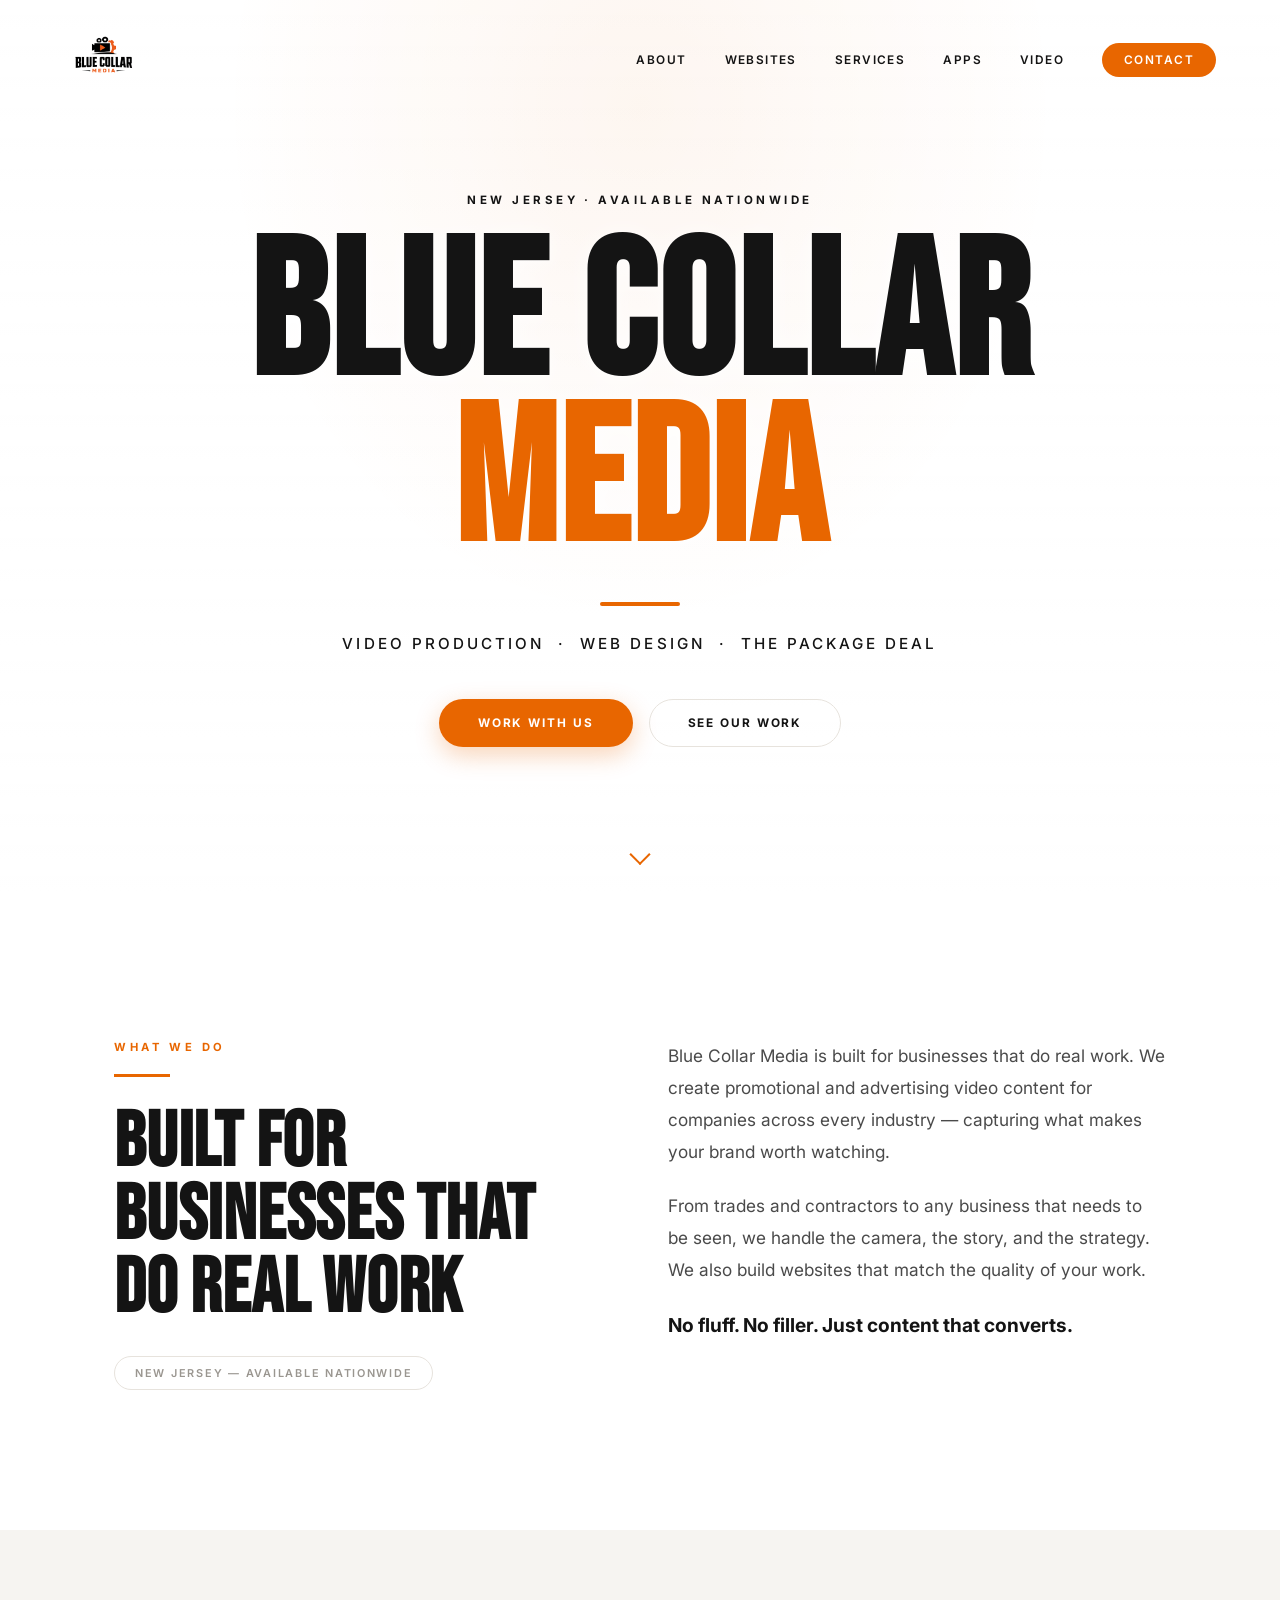
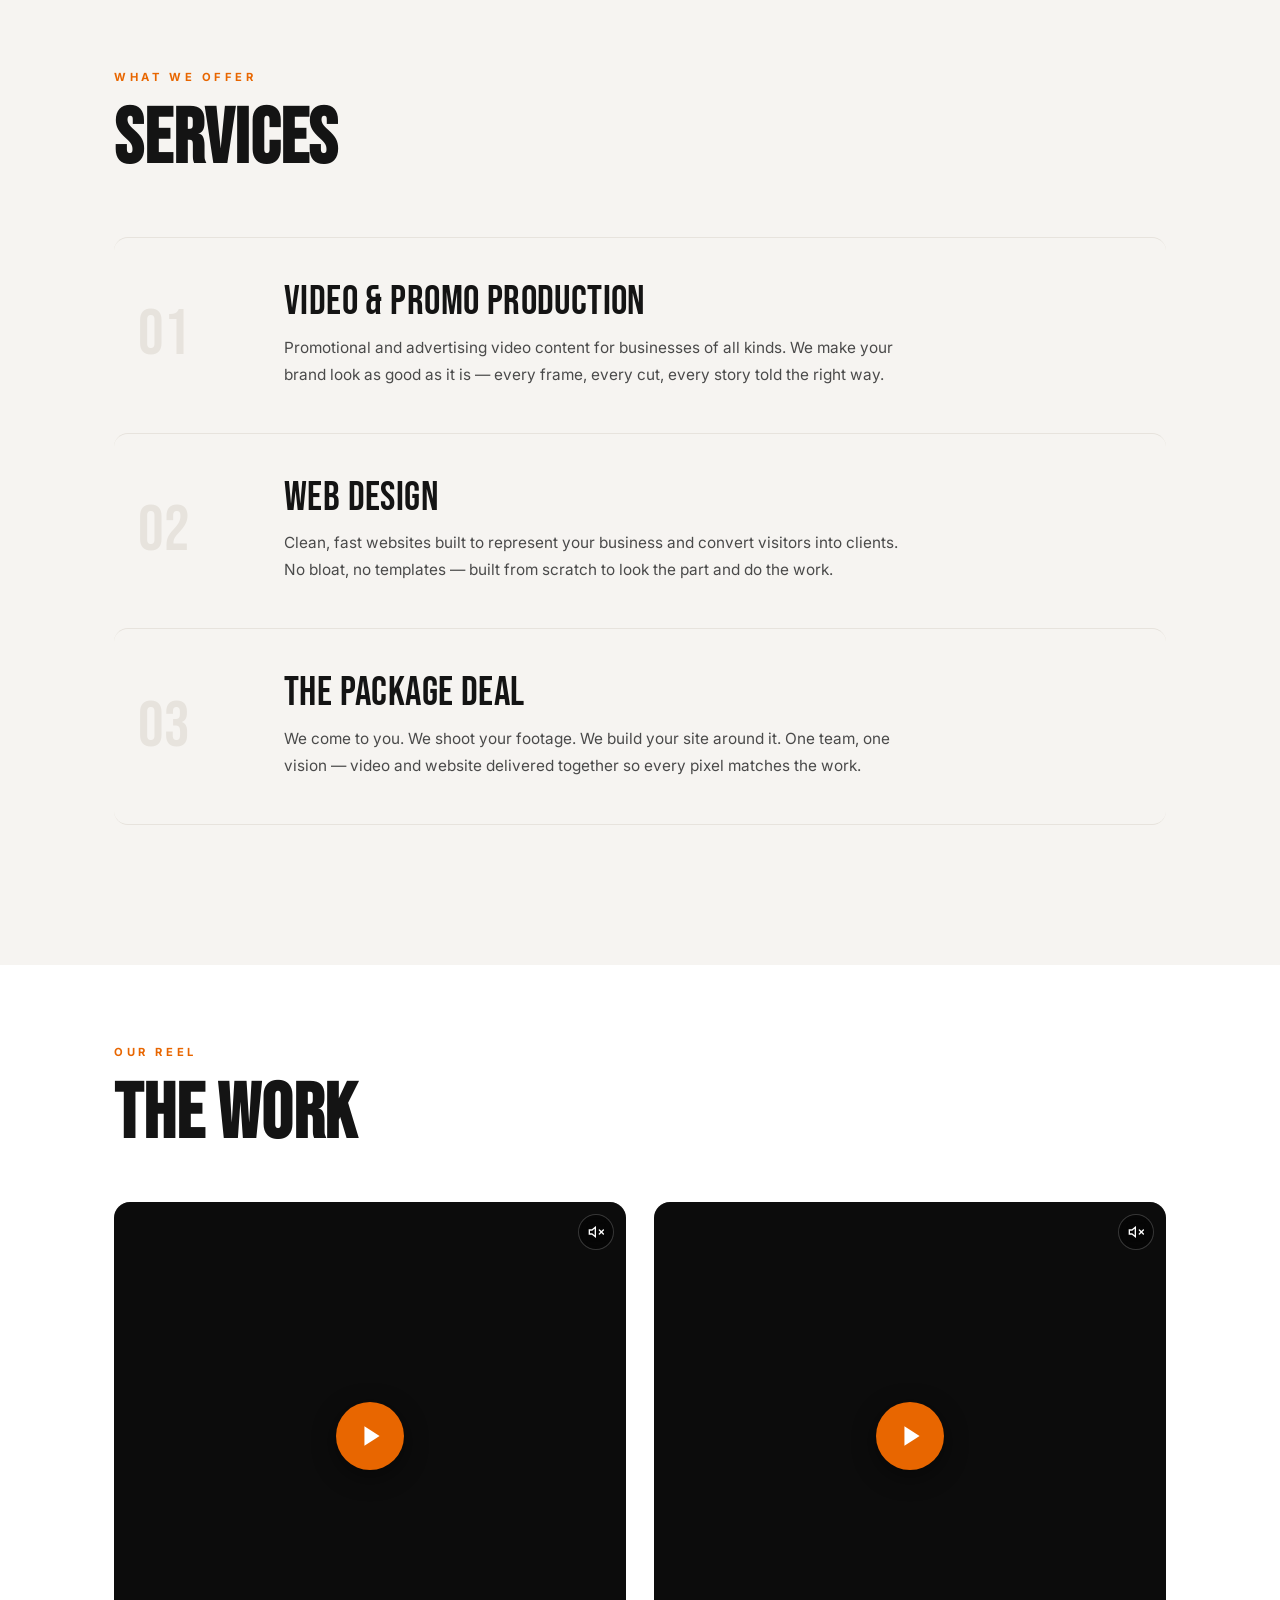
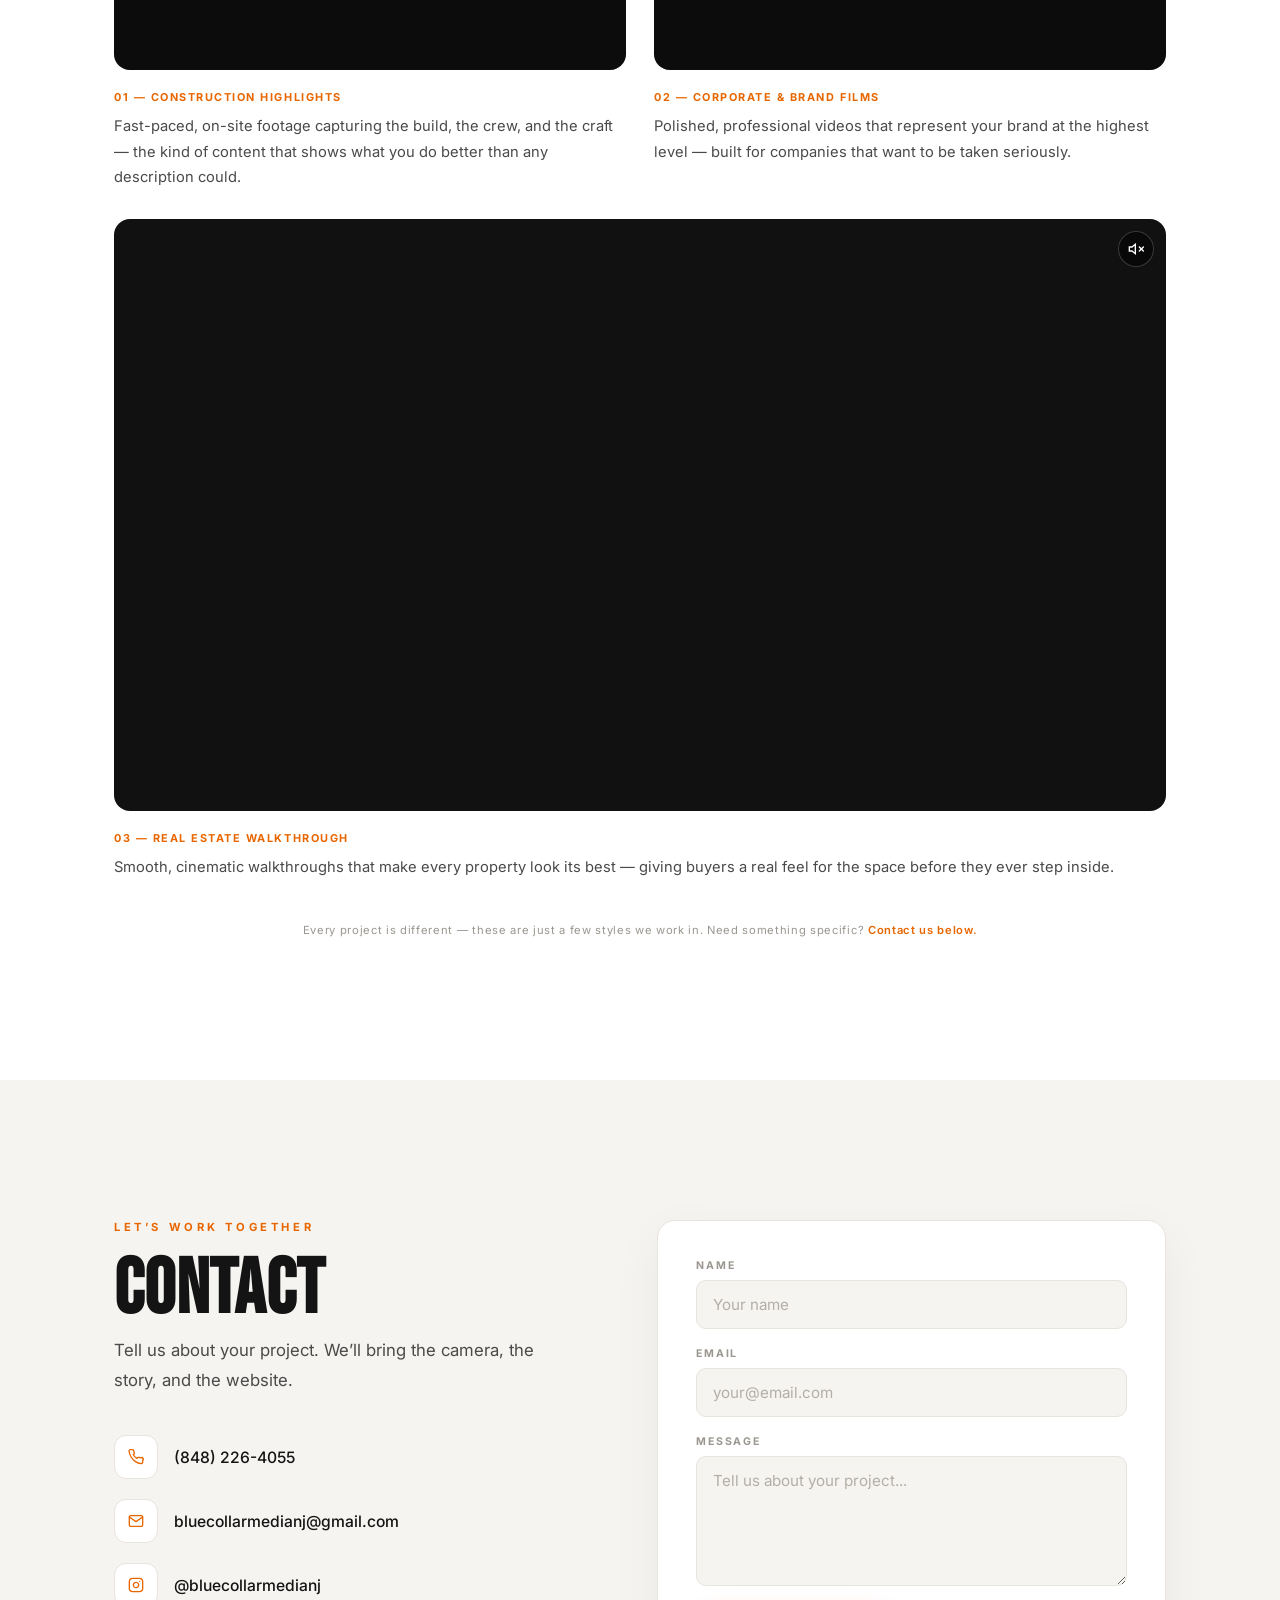
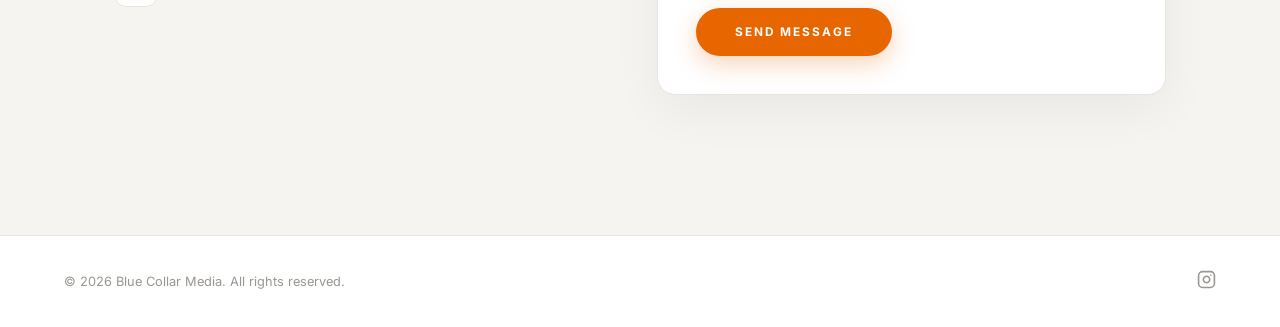
<file: index.html>
<!DOCTYPE html>
<html lang="en">
<head>
  <meta charset="UTF-8">
  <meta name="viewport" content="width=device-width, initial-scale=1.0">
  <title>Blue Collar Media | Video Production & Web Design — New Jersey</title>
  <meta name="description" content="Blue Collar Media is a New Jersey video production and web design company built for businesses that do real work. Promotional video, custom websites, and the full package deal — available nationwide.">
  <link rel="icon" href="favicon.ico" type="image/x-icon">
  <link rel="preconnect" href="https://fonts.googleapis.com">
  <link rel="preconnect" href="https://fonts.gstatic.com" crossorigin>
  <link href="https://fonts.googleapis.com/css2?family=Bebas+Neue&family=Inter:wght@300;400;500;600;700;800;900&display=swap" rel="stylesheet">
  <link rel="stylesheet" href="styles.css">
</head>
<body>

<div id="prog"></div>

<!-- ── NAV ── -->
<nav id="nav">
  <div class="logo-wrap">
    <a href="index.html"><img src="logo.png" alt="Blue Collar Media"></a>
  </div>
  <button class="nav-burger" id="navBurger" aria-label="Open menu">
    <span></span><span></span><span></span>
  </button>
  <ul class="nav-links">
    <li><a href="#about">About</a></li>
    <li><a href="web.html">Websites</a></li>
    <li><a href="#services">Services</a></li>
    <li><a href="apps.html">Apps</a></li>
    <li><a href="#reel">Video</a></li>
    <li><a href="#contact" class="nav-cta">Contact</a></li>
  </ul>
</nav>

<div class="mobile-menu" id="mobileMenu">
  <button class="mm-close" id="mmClose" aria-label="Close menu">
    <svg width="18" height="18" viewBox="0 0 18 18" fill="none" stroke="currentColor" stroke-width="2.2" stroke-linecap="round">
      <line x1="2" y1="2" x2="16" y2="16"/>
      <line x1="16" y1="2" x2="2" y2="16"/>
    </svg>
  </button>
  <a href="#about">About</a>
  <a href="web.html">Websites</a>
  <a href="#services">Services</a>
  <a href="apps.html">Apps</a>
  <a href="#reel">Video</a>
  <a href="#contact" class="mm-cta">Contact</a>
</div>

<!-- ── HERO ── -->
<section id="hero">
  <div class="hero-media" aria-hidden="true">
    <video autoplay muted loop playsinline>
      <source src="hero.mp4" type="video/mp4">
    </video>
    <div class="hero-media-veil"></div>
  </div>
  <div class="hero-content">
    <p class="hero-eyebrow">New Jersey &middot; Available Nationwide</p>
    <h1 class="hero-title">BLUE COLLAR<br><span class="accent">MEDIA</span></h1>
    <div class="hero-rule"></div>
    <p class="hero-sub">Video Production &nbsp;&middot;&nbsp; Web Design &nbsp;&middot;&nbsp; The Package Deal</p>
    <div class="hero-actions">
      <a href="#contact" class="btn btn-solid">Work With Us</a>
      <a href="#reel" class="btn btn-ghost">See Our Work</a>
    </div>
  </div>
  <a href="#about" class="scroll-cue" aria-label="Scroll down"><div class="chev"></div></a>
</section>

<!-- Everything below rides up OVER the pinned hero video as you scroll -->
<div class="page-body">

<!-- ── ABOUT ── -->
<section id="about" class="section">
  <div class="wrap">
    <div class="about-inner">
      <div class="about-left fl">
        <p class="eyebrow">What We Do</p>
        <div class="accent-line"></div>
        <h2 class="sec-h">BUILT FOR BUSINESSES THAT DO REAL WORK</h2>
        <span class="tag">New Jersey &mdash; Available Nationwide</span>
      </div>
      <div class="about-right fu" style="transition-delay:.12s">
        <p>Blue Collar Media is built for businesses that do real work. We create promotional and advertising video content for companies across every industry — capturing what makes your brand worth watching.</p>
        <p>From trades and contractors to any business that needs to be seen, we handle the camera, the story, and the strategy. We also build websites that match the quality of your work.</p>
        <p class="lead">No fluff. No filler. Just content that converts.</p>
      </div>
    </div>
  </div>
</section>

<!-- ── SERVICES ── -->
<section id="services" class="section section-alt">
  <div class="wrap">
    <p class="eyebrow fu">What We Offer</p>
    <h2 class="sec-h fu">SERVICES</h2>
    <div class="svc-list">

      <a href="#contact" class="svc-item fu">
        <div class="svc-num">01</div>
        <div class="svc-body">
          <div class="svc-name">Video &amp; Promo Production</div>
          <p class="svc-desc">Promotional and advertising video content for businesses of all kinds. We make your brand look as good as it is — every frame, every cut, every story told the right way.</p>
        </div>
        <div class="svc-arrow">&rarr;</div>
      </a>

      <a href="web.html" class="svc-item fu" style="transition-delay:.1s">
        <div class="svc-num">02</div>
        <div class="svc-body">
          <div class="svc-name">Web Design</div>
          <p class="svc-desc">Clean, fast websites built to represent your business and convert visitors into clients. No bloat, no templates — built from scratch to look the part and do the work.</p>
        </div>
        <div class="svc-arrow">&rarr;</div>
      </a>

      <a href="#contact" class="svc-item fu" style="transition-delay:.2s">
        <div class="svc-num">03</div>
        <div class="svc-body">
          <div class="svc-name">The Package Deal</div>
          <p class="svc-desc">We come to you. We shoot your footage. We build your site around it. One team, one vision — video and website delivered together so every pixel matches the work.</p>
        </div>
        <div class="svc-arrow">&rarr;</div>
      </a>

    </div>
  </div>
</section>

<!-- ── WORK / SHOWREEL ── -->
<section id="reel" class="section">
  <div class="wrap reel-head">
    <p class="eyebrow fu">Our Reel</p>
    <h2 class="sec-h fu">THE WORK</h2>
  </div>
  <div class="wrap reel-grid">

    <!-- Portrait 01 -->
    <div class="portrait-card fu">
      <div class="portrait-frame">
        <video class="frame-video" muted loop playsinline>
          <source src="construction.mp4" type="video/mp4">
        </video>
        <div class="play-overlay">
          <button class="play-btn" aria-label="Play video">
            <svg width="26" height="26" viewBox="0 0 24 24" fill="currentColor"><polygon points="5,3 19,12 5,21"/></svg>
          </button>
        </div>
        <button class="sound-btn" aria-label="Toggle sound">
          <svg class="icon-muted" width="16" height="16" viewBox="0 0 24 24" fill="none" stroke="currentColor" stroke-width="2" stroke-linecap="round"><polygon points="11,5 6,9 2,9 2,15 6,15 11,19"/><line x1="23" y1="9" x2="17" y2="15"/><line x1="17" y1="9" x2="23" y2="15"/></svg>
          <svg class="icon-sound" width="16" height="16" viewBox="0 0 24 24" fill="none" stroke="currentColor" stroke-width="2" stroke-linecap="round" style="display:none"><polygon points="11,5 6,9 2,9 2,15 6,15 11,19"/><path d="M15.54 8.46a5 5 0 0 1 0 7.07"/><path d="M19.07 4.93a10 10 0 0 1 0 14.14"/></svg>
        </button>
        <div class="video-controls">
          <button class="vc-playpause" aria-label="Play/Pause">
            <svg class="icon-play" width="13" height="13" viewBox="0 0 24 24" fill="currentColor"><polygon points="5,3 19,12 5,21"/></svg>
            <svg class="icon-pause" width="13" height="13" viewBox="0 0 24 24" fill="currentColor" style="display:none"><rect x="6" y="4" width="4" height="16"/><rect x="14" y="4" width="4" height="16"/></svg>
          </button>
          <div class="vc-bar"><div class="vc-fill"></div></div>
          <button class="vc-fullscreen" aria-label="Full screen">
            <svg width="15" height="15" viewBox="0 0 24 24" fill="none" stroke="currentColor" stroke-width="2.2" stroke-linecap="round"><path d="M8 3H5a2 2 0 0 0-2 2v3"/><path d="M21 8V5a2 2 0 0 0-2-2h-3"/><path d="M3 16v3a2 2 0 0 0 2 2h3"/><path d="M16 21h3a2 2 0 0 0 2-2v-3"/></svg>
          </button>
        </div>
        <button class="vc-exit-fs" aria-label="Exit full screen">
          <svg width="16" height="16" viewBox="0 0 18 18" fill="none" stroke="currentColor" stroke-width="2.5" stroke-linecap="round"><line x1="2" y1="2" x2="16" y2="16"/><line x1="16" y1="2" x2="2" y2="16"/></svg>
        </button>
      </div>
      <div class="portrait-info">
        <p class="portrait-label">01 &mdash; Construction Highlights</p>
        <p class="portrait-desc">Fast-paced, on-site footage capturing the build, the crew, and the craft — the kind of content that shows what you do better than any description could.</p>
      </div>
    </div>

    <!-- Portrait 02 -->
    <div class="portrait-card fu" style="transition-delay:.1s">
      <div class="portrait-frame">
        <video class="frame-video" muted loop playsinline>
          <source src="corporate.mp4" type="video/mp4">
        </video>
        <div class="play-overlay">
          <button class="play-btn" aria-label="Play video">
            <svg width="26" height="26" viewBox="0 0 24 24" fill="currentColor"><polygon points="5,3 19,12 5,21"/></svg>
          </button>
        </div>
        <button class="sound-btn" aria-label="Toggle sound">
          <svg class="icon-muted" width="16" height="16" viewBox="0 0 24 24" fill="none" stroke="currentColor" stroke-width="2" stroke-linecap="round"><polygon points="11,5 6,9 2,9 2,15 6,15 11,19"/><line x1="23" y1="9" x2="17" y2="15"/><line x1="17" y1="9" x2="23" y2="15"/></svg>
          <svg class="icon-sound" width="16" height="16" viewBox="0 0 24 24" fill="none" stroke="currentColor" stroke-width="2" stroke-linecap="round" style="display:none"><polygon points="11,5 6,9 2,9 2,15 6,15 11,19"/><path d="M15.54 8.46a5 5 0 0 1 0 7.07"/><path d="M19.07 4.93a10 10 0 0 1 0 14.14"/></svg>
        </button>
        <div class="video-controls">
          <button class="vc-playpause" aria-label="Play/Pause">
            <svg class="icon-play" width="13" height="13" viewBox="0 0 24 24" fill="currentColor"><polygon points="5,3 19,12 5,21"/></svg>
            <svg class="icon-pause" width="13" height="13" viewBox="0 0 24 24" fill="currentColor" style="display:none"><rect x="6" y="4" width="4" height="16"/><rect x="14" y="4" width="4" height="16"/></svg>
          </button>
          <div class="vc-bar"><div class="vc-fill"></div></div>
          <button class="vc-fullscreen" aria-label="Full screen">
            <svg width="15" height="15" viewBox="0 0 24 24" fill="none" stroke="currentColor" stroke-width="2.2" stroke-linecap="round"><path d="M8 3H5a2 2 0 0 0-2 2v3"/><path d="M21 8V5a2 2 0 0 0-2-2h-3"/><path d="M3 16v3a2 2 0 0 0 2 2h3"/><path d="M16 21h3a2 2 0 0 0 2-2v-3"/></svg>
          </button>
        </div>
        <button class="vc-exit-fs" aria-label="Exit full screen">
          <svg width="16" height="16" viewBox="0 0 18 18" fill="none" stroke="currentColor" stroke-width="2.5" stroke-linecap="round"><line x1="2" y1="2" x2="16" y2="16"/><line x1="16" y1="2" x2="2" y2="16"/></svg>
        </button>
      </div>
      <div class="portrait-info">
        <p class="portrait-label">02 &mdash; Corporate &amp; Brand Films</p>
        <p class="portrait-desc">Polished, professional videos that represent your brand at the highest level — built for companies that want to be taken seriously.</p>
      </div>
    </div>

    <!-- Landscape 03 -->
    <div class="landscape-card fu" style="transition-delay:.2s">
      <div class="landscape-frame">
        <video class="frame-video" autoplay muted loop playsinline>
          <source src="realestate.mp4" type="video/mp4">
        </video>
        <div class="play-overlay hidden">
          <button class="play-btn" aria-label="Play video">
            <svg width="26" height="26" viewBox="0 0 24 24" fill="currentColor"><polygon points="5,3 19,12 5,21"/></svg>
          </button>
        </div>
        <button class="sound-btn" aria-label="Toggle sound">
          <svg class="icon-muted" width="16" height="16" viewBox="0 0 24 24" fill="none" stroke="currentColor" stroke-width="2" stroke-linecap="round"><polygon points="11,5 6,9 2,9 2,15 6,15 11,19"/><line x1="23" y1="9" x2="17" y2="15"/><line x1="17" y1="9" x2="23" y2="15"/></svg>
          <svg class="icon-sound" width="16" height="16" viewBox="0 0 24 24" fill="none" stroke="currentColor" stroke-width="2" stroke-linecap="round" style="display:none"><polygon points="11,5 6,9 2,9 2,15 6,15 11,19"/><path d="M15.54 8.46a5 5 0 0 1 0 7.07"/><path d="M19.07 4.93a10 10 0 0 1 0 14.14"/></svg>
        </button>
        <div class="video-controls">
          <button class="vc-playpause" aria-label="Play/Pause">
            <svg class="icon-play" width="13" height="13" viewBox="0 0 24 24" fill="currentColor"><polygon points="5,3 19,12 5,21"/></svg>
            <svg class="icon-pause" width="13" height="13" viewBox="0 0 24 24" fill="currentColor" style="display:none"><rect x="6" y="4" width="4" height="16"/><rect x="14" y="4" width="4" height="16"/></svg>
          </button>
          <div class="vc-bar"><div class="vc-fill"></div></div>
          <button class="vc-fullscreen" aria-label="Full screen">
            <svg width="15" height="15" viewBox="0 0 24 24" fill="none" stroke="currentColor" stroke-width="2.2" stroke-linecap="round"><path d="M8 3H5a2 2 0 0 0-2 2v3"/><path d="M21 8V5a2 2 0 0 0-2-2h-3"/><path d="M3 16v3a2 2 0 0 0 2 2h3"/><path d="M16 21h3a2 2 0 0 0 2-2v-3"/></svg>
          </button>
        </div>
        <button class="vc-exit-fs" aria-label="Exit full screen">
          <svg width="16" height="16" viewBox="0 0 18 18" fill="none" stroke="currentColor" stroke-width="2.5" stroke-linecap="round"><line x1="2" y1="2" x2="16" y2="16"/><line x1="16" y1="2" x2="2" y2="16"/></svg>
        </button>
      </div>
      <div class="portrait-info">
        <p class="portrait-label">03 &mdash; Real Estate Walkthrough</p>
        <p class="portrait-desc">Smooth, cinematic walkthroughs that make every property look its best — giving buyers a real feel for the space before they ever step inside.</p>
      </div>
    </div>

  </div>
  <p class="reel-note">Every project is different — these are just a few styles we work in. Need something specific? <a href="#contact">Contact us below.</a></p>
</section>

<!-- ── CONTACT ── -->
<section id="contact" class="section section-alt">
  <div class="wrap">
    <div class="contact-grid">

      <div class="fl">
        <p class="eyebrow">Let&rsquo;s Work Together</p>
        <h2 class="sec-h">CONTACT</h2>
        <p class="contact-intro">Tell us about your project. We&rsquo;ll bring the camera, the story, and the website.</p>

        <div class="ci-row">
          <div class="ci-icon">
            <svg width="16" height="16" viewBox="0 0 24 24" fill="none" stroke="currentColor" stroke-width="2" stroke-linecap="round">
              <path d="M22 16.92v3a2 2 0 0 1-2.18 2 19.79 19.79 0 0 1-8.63-3.07A19.5 19.5 0 0 1 4.69 12a19.79 19.79 0 0 1-3.07-8.67A2 2 0 0 1 3.63 1h3a2 2 0 0 1 2 1.72c.127.96.361 1.903.7 2.81a2 2 0 0 1-.45 2.11L7.91 8.6a16 16 0 0 0 5.55 5.55l.96-.96a2 2 0 0 1 2.11-.45c.907.339 1.85.573 2.81.7A2 2 0 0 1 22 16.92z"/>
            </svg>
          </div>
          <a href="tel:8482264055">(848) 226-4055</a>
        </div>
        <div class="ci-row">
          <div class="ci-icon">
            <svg width="16" height="16" viewBox="0 0 24 24" fill="none" stroke="currentColor" stroke-width="2" stroke-linecap="round">
              <path d="M4 4h16c1.1 0 2 .9 2 2v12c0 1.1-.9 2-2 2H4c-1.1 0-2-.9-2-2V6c0-1.1.9-2 2-2z"/>
              <polyline points="22,6 12,13 2,6"/>
            </svg>
          </div>
          <a href="mailto:bluecollarmedianj@gmail.com">bluecollarmedianj@gmail.com</a>
        </div>
        <div class="ci-row">
          <div class="ci-icon">
            <svg width="16" height="16" viewBox="0 0 24 24" fill="none" stroke="currentColor" stroke-width="2" stroke-linecap="round">
              <rect x="2" y="2" width="20" height="20" rx="5"/>
              <path d="M16 11.37A4 4 0 1 1 12.63 8 4 4 0 0 1 16 11.37z"/>
              <line x1="17.5" y1="6.5" x2="17.51" y2="6.5"/>
            </svg>
          </div>
          <a href="https://www.instagram.com/bluecollarmedianj/" target="_blank" rel="noopener">@bluecollarmedianj</a>
        </div>
      </div>

      <form class="fu" id="contact-form" action="https://formspree.io/f/xykqzopl" method="POST">
        <div class="fg">
          <label for="fname">Name</label>
          <input type="text" id="fname" name="name" placeholder="Your name" required>
        </div>
        <div class="fg">
          <label for="femail">Email</label>
          <input type="email" id="femail" name="email" placeholder="your@email.com" required>
        </div>
        <div class="fg">
          <label for="fmsg">Message</label>
          <textarea id="fmsg" name="message" placeholder="Tell us about your project..." required></textarea>
        </div>
        <button type="submit" class="btn btn-solid form-btn" id="form-btn">Send Message</button>
        <p id="form-success" style="display:none; font-size:0.85rem; font-weight:600; color:var(--accent); margin-top:4px;">Message sent! We&rsquo;ll be in touch soon.</p>
      </form>

    </div>
  </div>
</section>

<!-- ── FOOTER ── -->
<footer>
  <span>&copy; 2026 Blue Collar Media. All rights reserved.</span>
  <a href="https://www.instagram.com/bluecollarmedianj/" target="_blank" rel="noopener" aria-label="Instagram">
    <svg width="19" height="19" viewBox="0 0 24 24" fill="none" stroke="currentColor" stroke-width="2" stroke-linecap="round">
      <rect x="2" y="2" width="20" height="20" rx="5"/>
      <path d="M16 11.37A4 4 0 1 1 12.63 8 4 4 0 0 1 16 11.37z"/>
      <line x1="17.5" y1="6.5" x2="17.51" y2="6.5"/>
    </svg>
  </a>
</footer>

</div><!-- /page-body -->

<script src="script.js"></script>
</body>
</html>
</file>
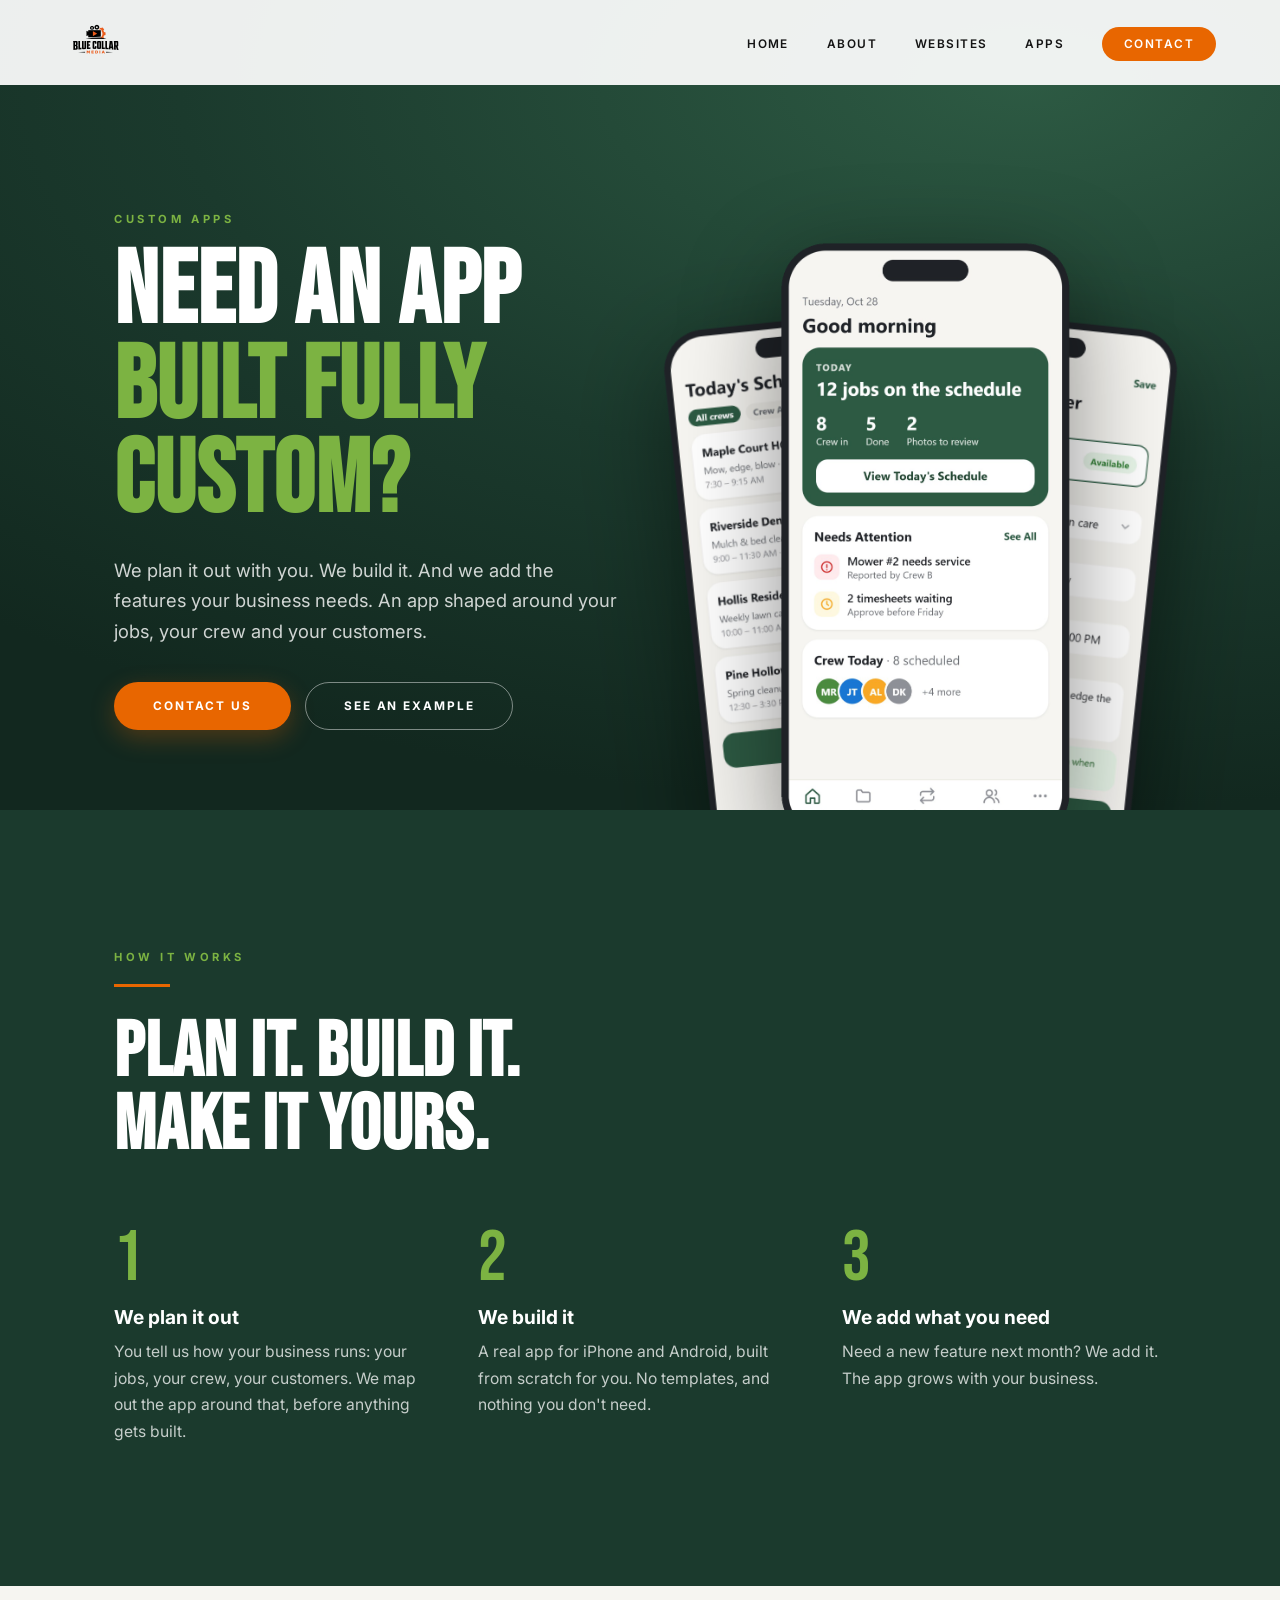
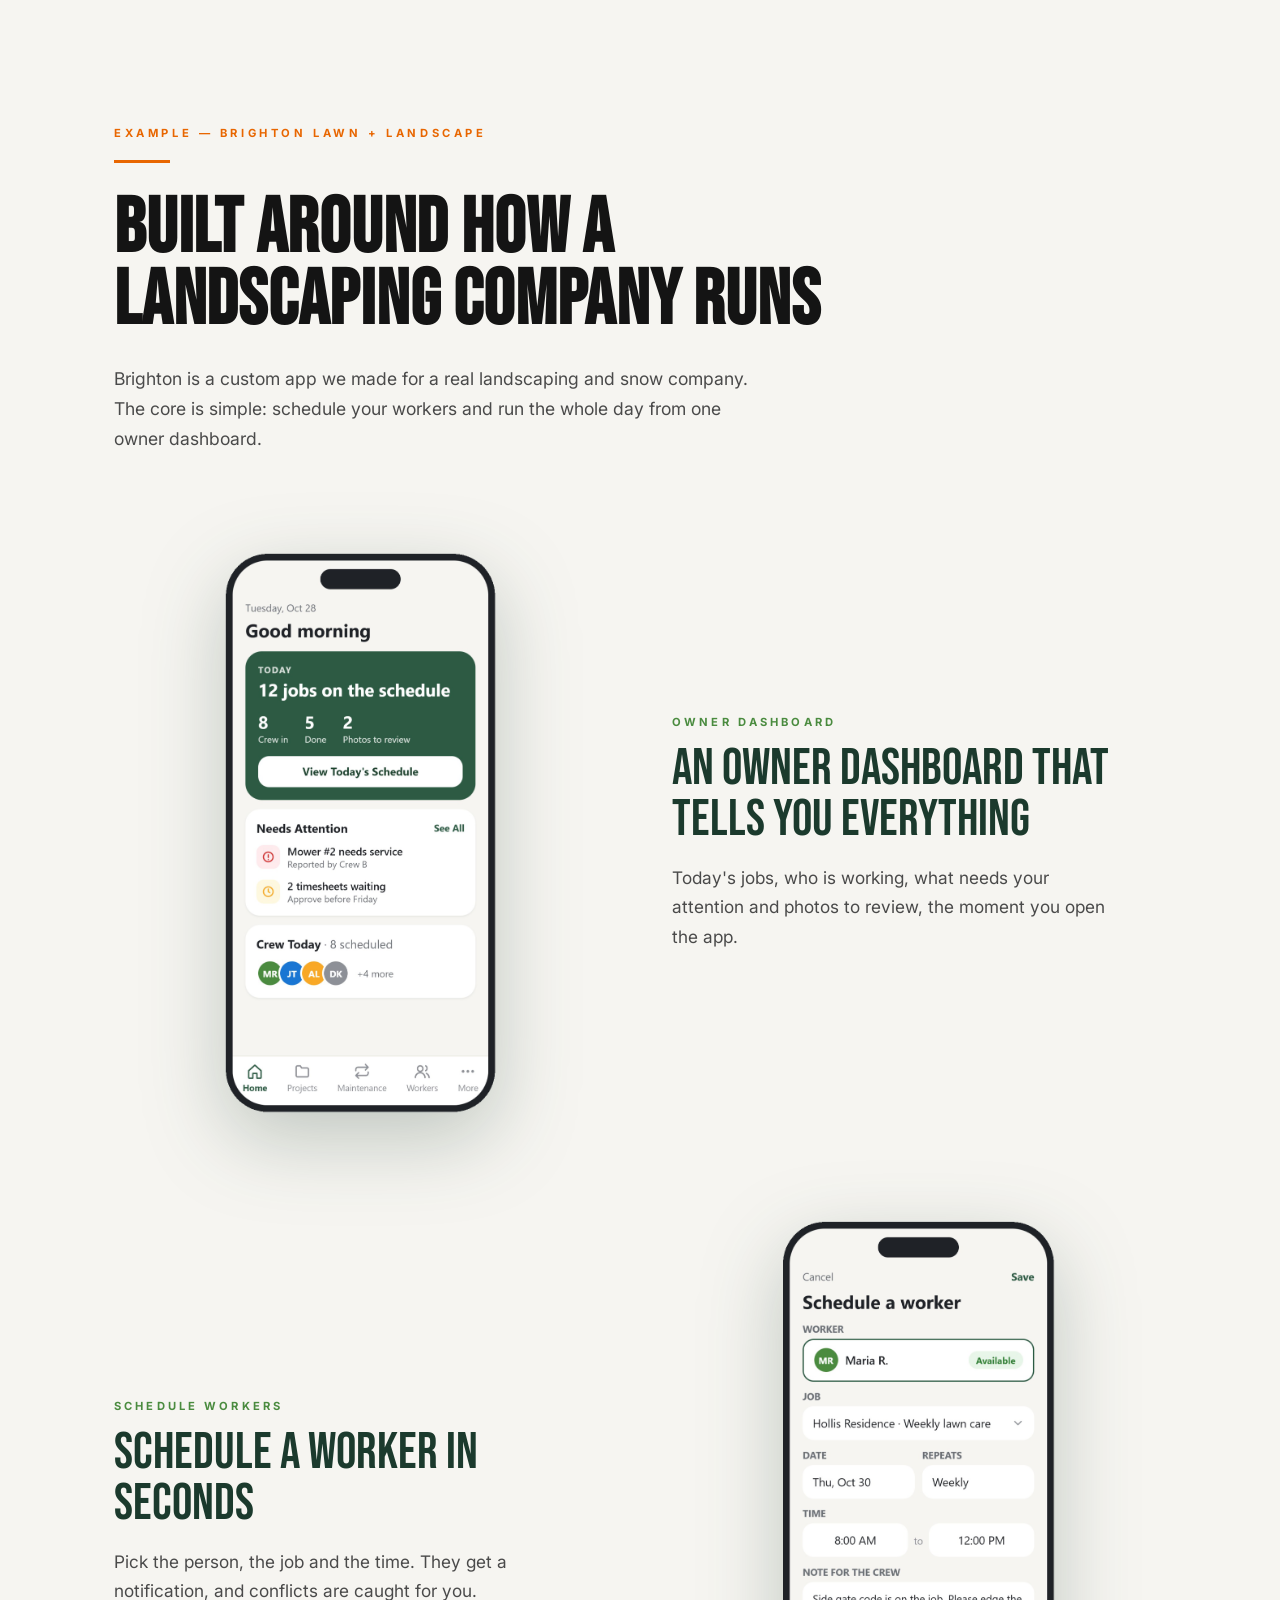
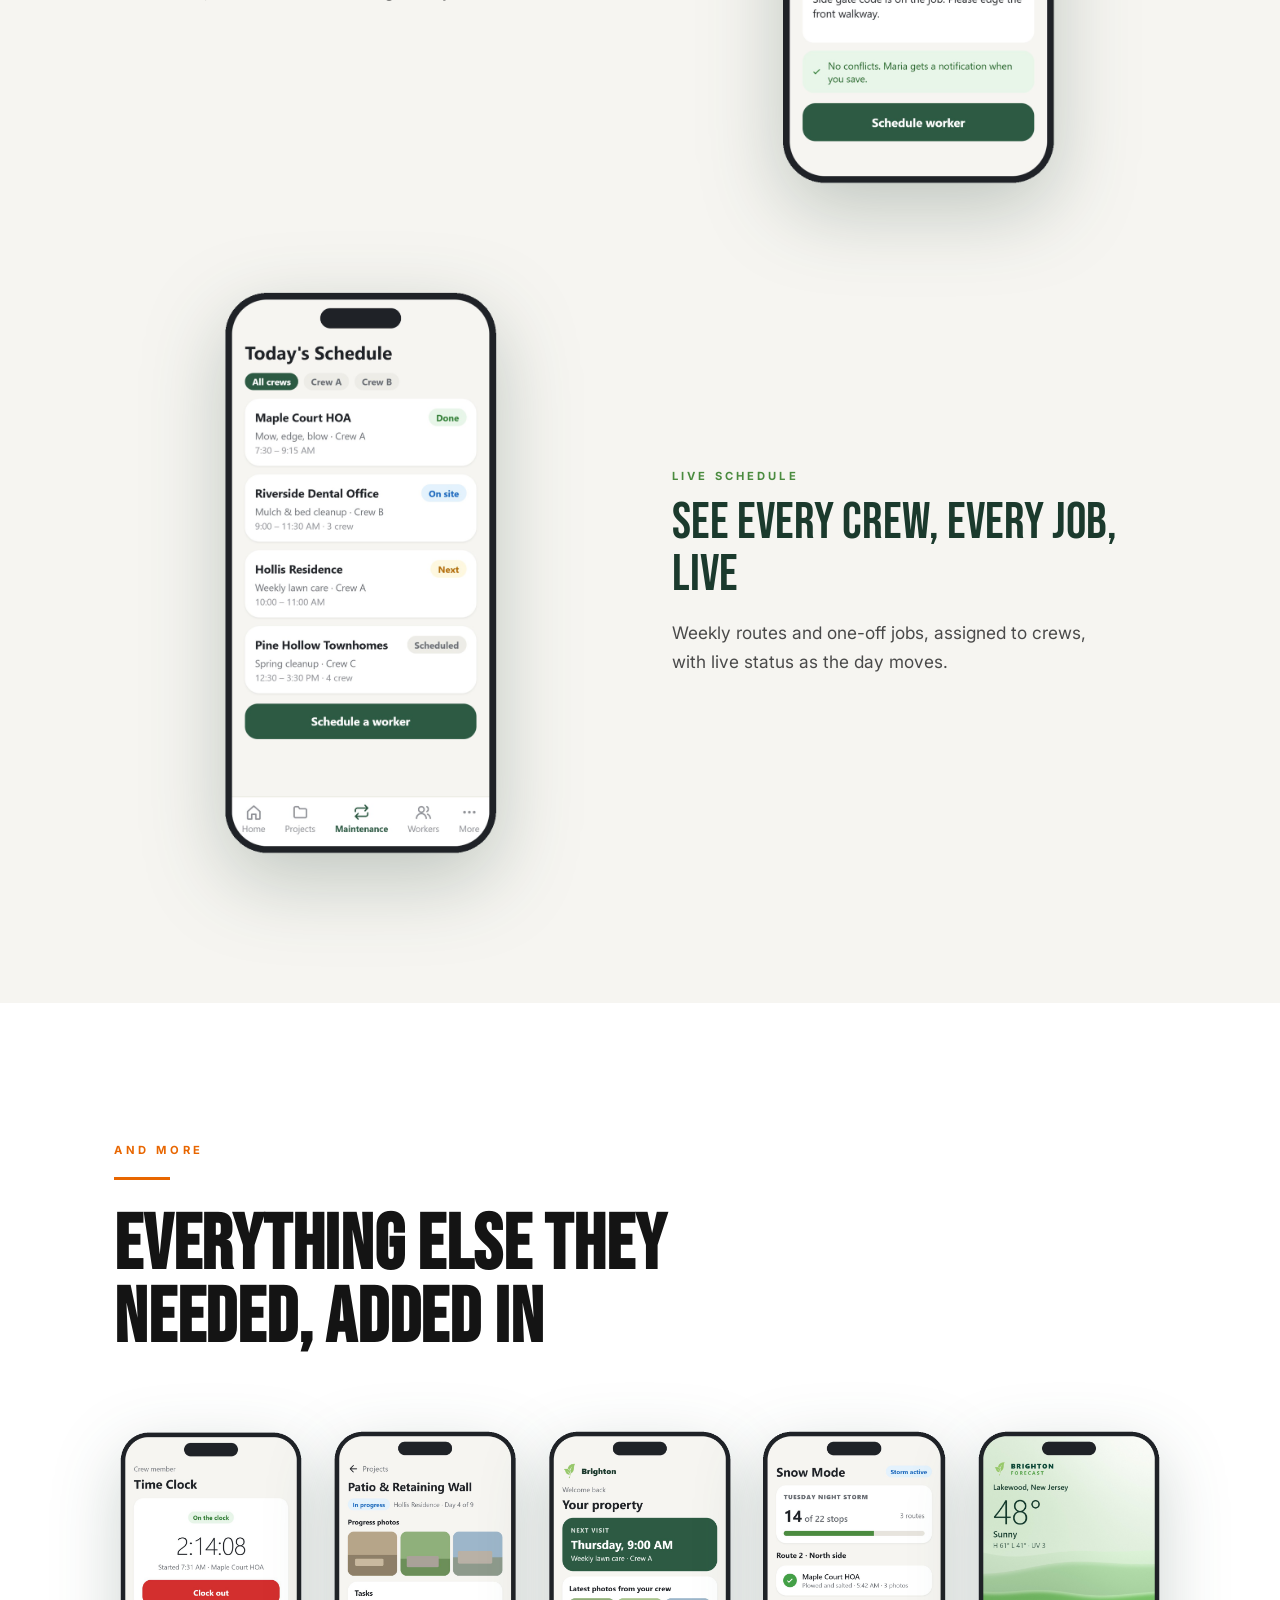
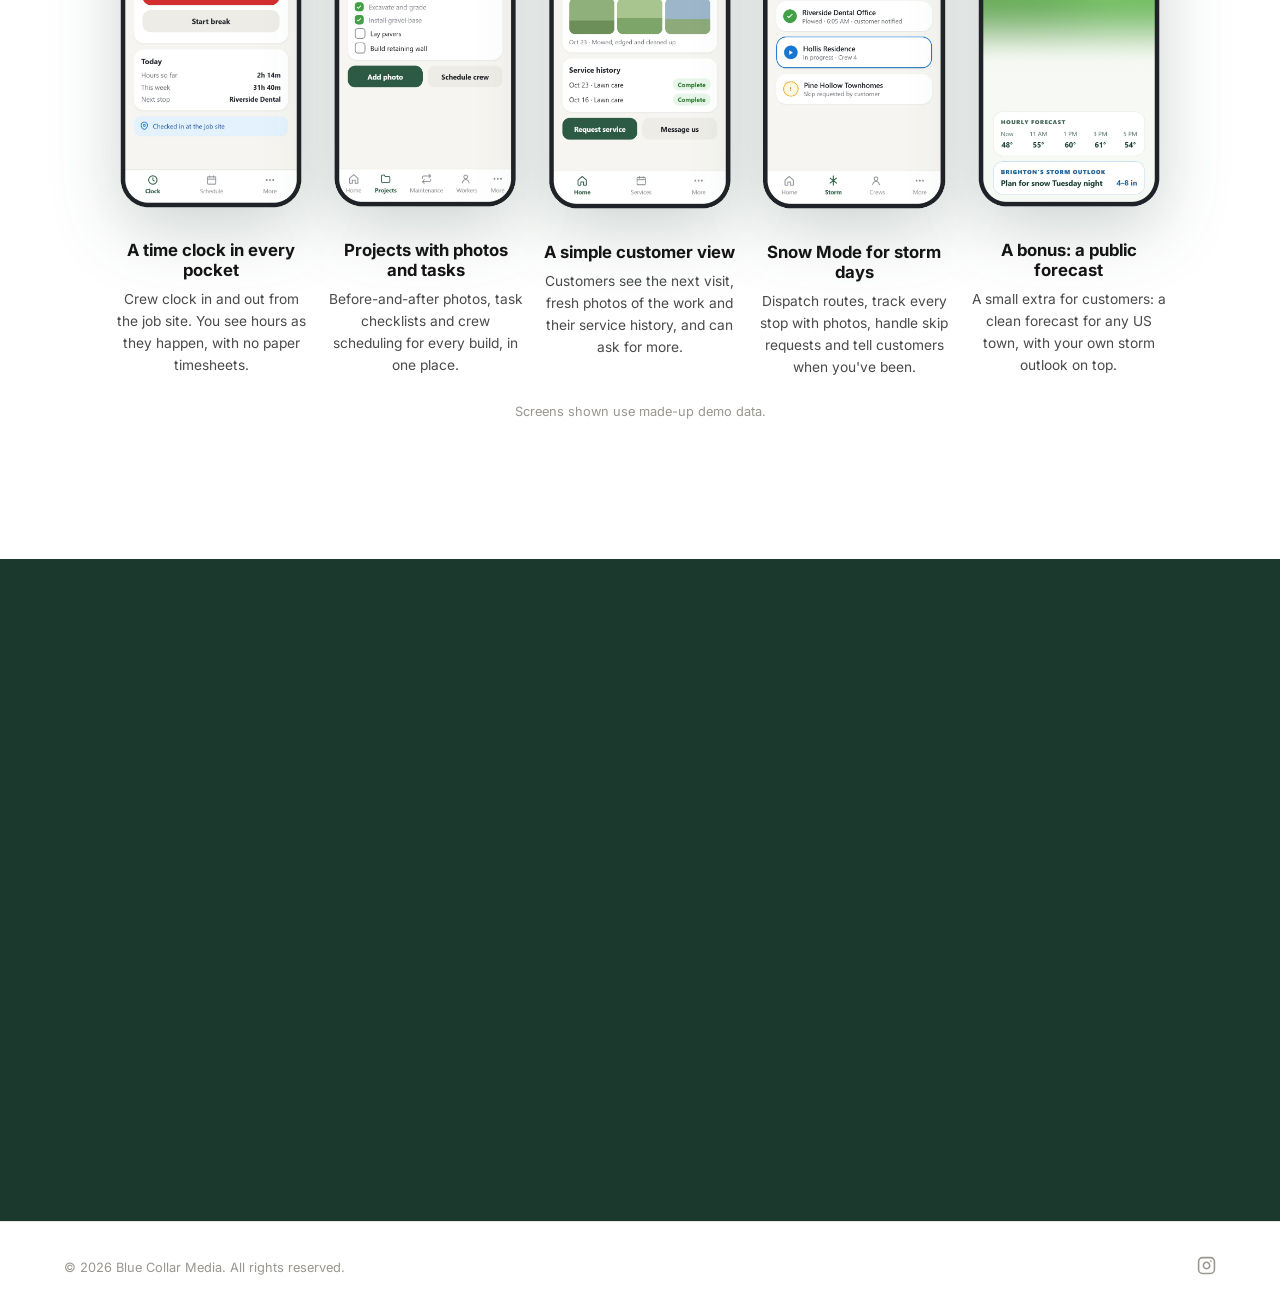
<file: apps.html>
<!DOCTYPE html>
<html lang="en">
<head>
  <meta charset="UTF-8">
  <meta name="viewport" content="width=device-width, initial-scale=1.0">
  <title>Custom App Development — Blue Collar Media | New Jersey</title>
  <meta name="description" content="Need an app built fully custom for your business? Blue Collar Media plans it, builds it, and adds the features you need. See Brighton Lawn + Landscape, a custom app with worker scheduling and an owner dashboard.">
  <link rel="icon" href="favicon.ico" type="image/x-icon">
  <link rel="preconnect" href="https://fonts.googleapis.com">
  <link rel="preconnect" href="https://fonts.gstatic.com" crossorigin>
  <link href="https://fonts.googleapis.com/css2?family=Bebas+Neue&family=Inter:wght@300;400;500;600;700;800;900&display=swap" rel="stylesheet">
  <link rel="stylesheet" href="styles.css">
  <link rel="stylesheet" href="brighton.css">
</head>
<body>

<div id="prog"></div>

<!-- ── NAV ── -->
<nav id="nav">
  <div class="logo-wrap">
    <a href="index.html"><img src="logo.png" alt="Blue Collar Media"></a>
  </div>
  <a href="index.html" class="nav-back" aria-label="Back to home">&#8592; Home</a>
  <button class="nav-burger" id="navBurger" aria-label="Open menu">
    <span></span><span></span><span></span>
  </button>
  <ul class="nav-links">
    <li><a href="index.html">Home</a></li>
    <li><a href="index.html#about">About</a></li>
    <li><a href="web.html">Websites</a></li>
    <li><a href="apps.html">Apps</a></li>
    <li><a href="index.html#contact" class="nav-cta">Contact</a></li>
  </ul>
</nav>

<div class="mobile-menu" id="mobileMenu">
  <button class="mm-close" id="mmClose" aria-label="Close menu">
    <svg width="18" height="18" viewBox="0 0 18 18" fill="none" stroke="currentColor" stroke-width="2.2" stroke-linecap="round">
      <line x1="2" y1="2" x2="16" y2="16"/>
      <line x1="16" y1="2" x2="2" y2="16"/>
    </svg>
  </button>
  <a href="index.html">Home</a>
  <a href="index.html#about">About</a>
  <a href="web.html">Websites</a>
  <a href="apps.html">Apps</a>
  <a href="index.html#contact" class="mm-cta">Contact</a>
</div>

<!-- ── HERO ── -->
<section class="bp-hero">
  <div class="wrap bp-hero-grid">
    <div>
      <p class="eyebrow">Custom Apps</p>
      <h1 class="bp-title">NEED AN APP<br><span>BUILT FULLY<br>CUSTOM?</span></h1>
      <p class="bp-lead">We plan it out with you. We build it. And we add the features your business needs. An app shaped around your jobs, your crew and your customers.</p>
      <div class="bp-actions">
        <a href="index.html#contact" class="btn btn-solid">Contact Us</a>
        <a href="#example" class="btn btn-ghost">See an Example</a>
      </div>
    </div>
    <div class="bp-hero-phones" aria-hidden="true">
      <img class="p-left"  src="brighton-app/schedule.png" alt="">
      <img class="p-right" src="brighton-app/assign.png" alt="">
      <img class="p-mid"   src="brighton-app/home.png" alt="">
    </div>
  </div>
</section>

<!-- ── PROCESS ── -->
<section class="section bp-how">
  <div class="wrap">
    <p class="eyebrow fu">How It Works</p>
    <div class="accent-line fu"></div>
    <h2 class="sec-h fu">PLAN IT. BUILD IT.<br>MAKE IT YOURS.</h2>
    <div class="bp-steps">
      <div class="bp-step fu">
        <div class="bp-step-n">1</div>
        <h3>We plan it out</h3>
        <p>You tell us how your business runs: your jobs, your crew, your customers. We map out the app around that, before anything gets built.</p>
      </div>
      <div class="bp-step fu" style="transition-delay:.1s">
        <div class="bp-step-n">2</div>
        <h3>We build it</h3>
        <p>A real app for iPhone and Android, built from scratch for you. No templates, and nothing you don't need.</p>
      </div>
      <div class="bp-step fu" style="transition-delay:.2s">
        <div class="bp-step-n">3</div>
        <h3>We add what you need</h3>
        <p>Need a new feature next month? We add it. The app grows with your business.</p>
      </div>
    </div>
  </div>
</section>

<!-- ── EXAMPLE: CORE ── -->
<section id="example" class="section bp-showcase">
  <div class="wrap">
    <p class="eyebrow fu">Example &mdash; Brighton Lawn + Landscape</p>
    <div class="accent-line fu"></div>
    <h2 class="sec-h fu">BUILT AROUND HOW A<br>LANDSCAPING COMPANY RUNS</h2>
    <p class="bp-intro fu">Brighton is a custom app we made for a real landscaping and snow company. The core is simple: schedule your workers and run the whole day from one owner dashboard.</p>

    <div class="bp-row fu">
      <div class="bp-row-img"><img src="brighton-app/home.png" alt="Owner dashboard showing today's jobs, crew and items needing attention" loading="lazy"></div>
      <div class="bp-row-txt">
        <p class="bp-kicker">Owner dashboard</p>
        <h3>An owner dashboard that tells you everything</h3>
        <p>Today's jobs, who is working, what needs your attention and photos to review, the moment you open the app.</p>
      </div>
    </div>

    <div class="bp-row bp-row-flip fu">
      <div class="bp-row-img"><img src="brighton-app/assign.png" alt="Schedule a worker screen with worker, job, date and time" loading="lazy"></div>
      <div class="bp-row-txt">
        <p class="bp-kicker">Schedule workers</p>
        <h3>Schedule a worker in seconds</h3>
        <p>Pick the person, the job and the time. They get a notification, and conflicts are caught for you.</p>
      </div>
    </div>

    <div class="bp-row fu">
      <div class="bp-row-img"><img src="brighton-app/schedule.png" alt="Today's schedule with every crew and job status" loading="lazy"></div>
      <div class="bp-row-txt">
        <p class="bp-kicker">Live schedule</p>
        <h3>See every crew, every job, live</h3>
        <p>Weekly routes and one-off jobs, assigned to crews, with live status as the day moves.</p>
      </div>
    </div>
  </div>
</section>

<!-- ── EXAMPLE: MORE ── -->
<section class="section">
  <div class="wrap">
    <p class="eyebrow fu">And More</p>
    <div class="accent-line fu"></div>
    <h2 class="sec-h fu">EVERYTHING ELSE THEY<br>NEEDED, ADDED IN</h2>
    <div class="bp-show-grid bp-show-5">
      <div class="bp-card fu">
        <img src="brighton-app/clock.png" alt="Time clock screen" loading="lazy">
        <h3>A time clock in every pocket</h3>
        <p>Crew clock in and out from the job site. You see hours as they happen, with no paper timesheets.</p>
      </div>
      <div class="bp-card fu" style="transition-delay:.08s">
        <img src="brighton-app/projects.png" alt="Project screen with photos and task checklist" loading="lazy">
        <h3>Projects with photos and tasks</h3>
        <p>Before-and-after photos, task checklists and crew scheduling for every build, in one place.</p>
      </div>
      <div class="bp-card fu" style="transition-delay:.16s">
        <img src="brighton-app/customer.png" alt="Customer view with next visit and service history" loading="lazy">
        <h3>A simple customer view</h3>
        <p>Customers see the next visit, fresh photos of the work and their service history, and can ask for more.</p>
      </div>
      <div class="bp-card fu" style="transition-delay:.24s">
        <img src="brighton-app/snow.png" alt="Snow Mode route tracking" loading="lazy">
        <h3>Snow Mode for storm days</h3>
        <p>Dispatch routes, track every stop with photos, handle skip requests and tell customers when you've been.</p>
      </div>
      <div class="bp-card fu" style="transition-delay:.32s">
        <img src="brighton-app/forecast.png" alt="Public weather forecast screen" loading="lazy">
        <h3>A bonus: a public forecast</h3>
        <p>A small extra for customers: a clean forecast for any US town, with your own storm outlook on top.</p>
      </div>
    </div>
    <p class="bp-note fu" style="text-align:center">Screens shown use made-up demo data.</p>
  </div>
</section>

<!-- ── CTA ── -->
<section class="section bp-how bp-cta-dark">
  <div class="wrap">
    <p class="eyebrow fu">Built by Blue Collar Media</p>
    <h2 class="sec-h fu">NEED AN APP BUILT<br>FULLY CUSTOM FOR YOU?</h2>
    <p class="bp-cta-p fu">Brighton was made around how a landscaping company actually runs. We build apps shaped around your business the same way: your jobs, your crew, your customers.</p>
    <a href="index.html#contact" class="btn btn-solid fu">Contact Us</a>
  </div>
</section>

<footer>
  <span>&copy; 2026 Blue Collar Media. All rights reserved.</span>
  <a href="https://www.instagram.com/bluecollarmedianj/" target="_blank" rel="noopener" aria-label="Instagram">
    <svg width="19" height="19" viewBox="0 0 24 24" fill="none" stroke="currentColor" stroke-width="2" stroke-linecap="round">
      <rect x="2" y="2" width="20" height="20" rx="5"/>
      <path d="M16 11.37A4 4 0 1 1 12.63 8 4 4 0 0 1 16 11.37z"/>
      <line x1="17.5" y1="6.5" x2="17.51" y2="6.5"/>
    </svg>
  </a>
</footer>

<script src="script.js"></script>
</body>
</html>
</file>
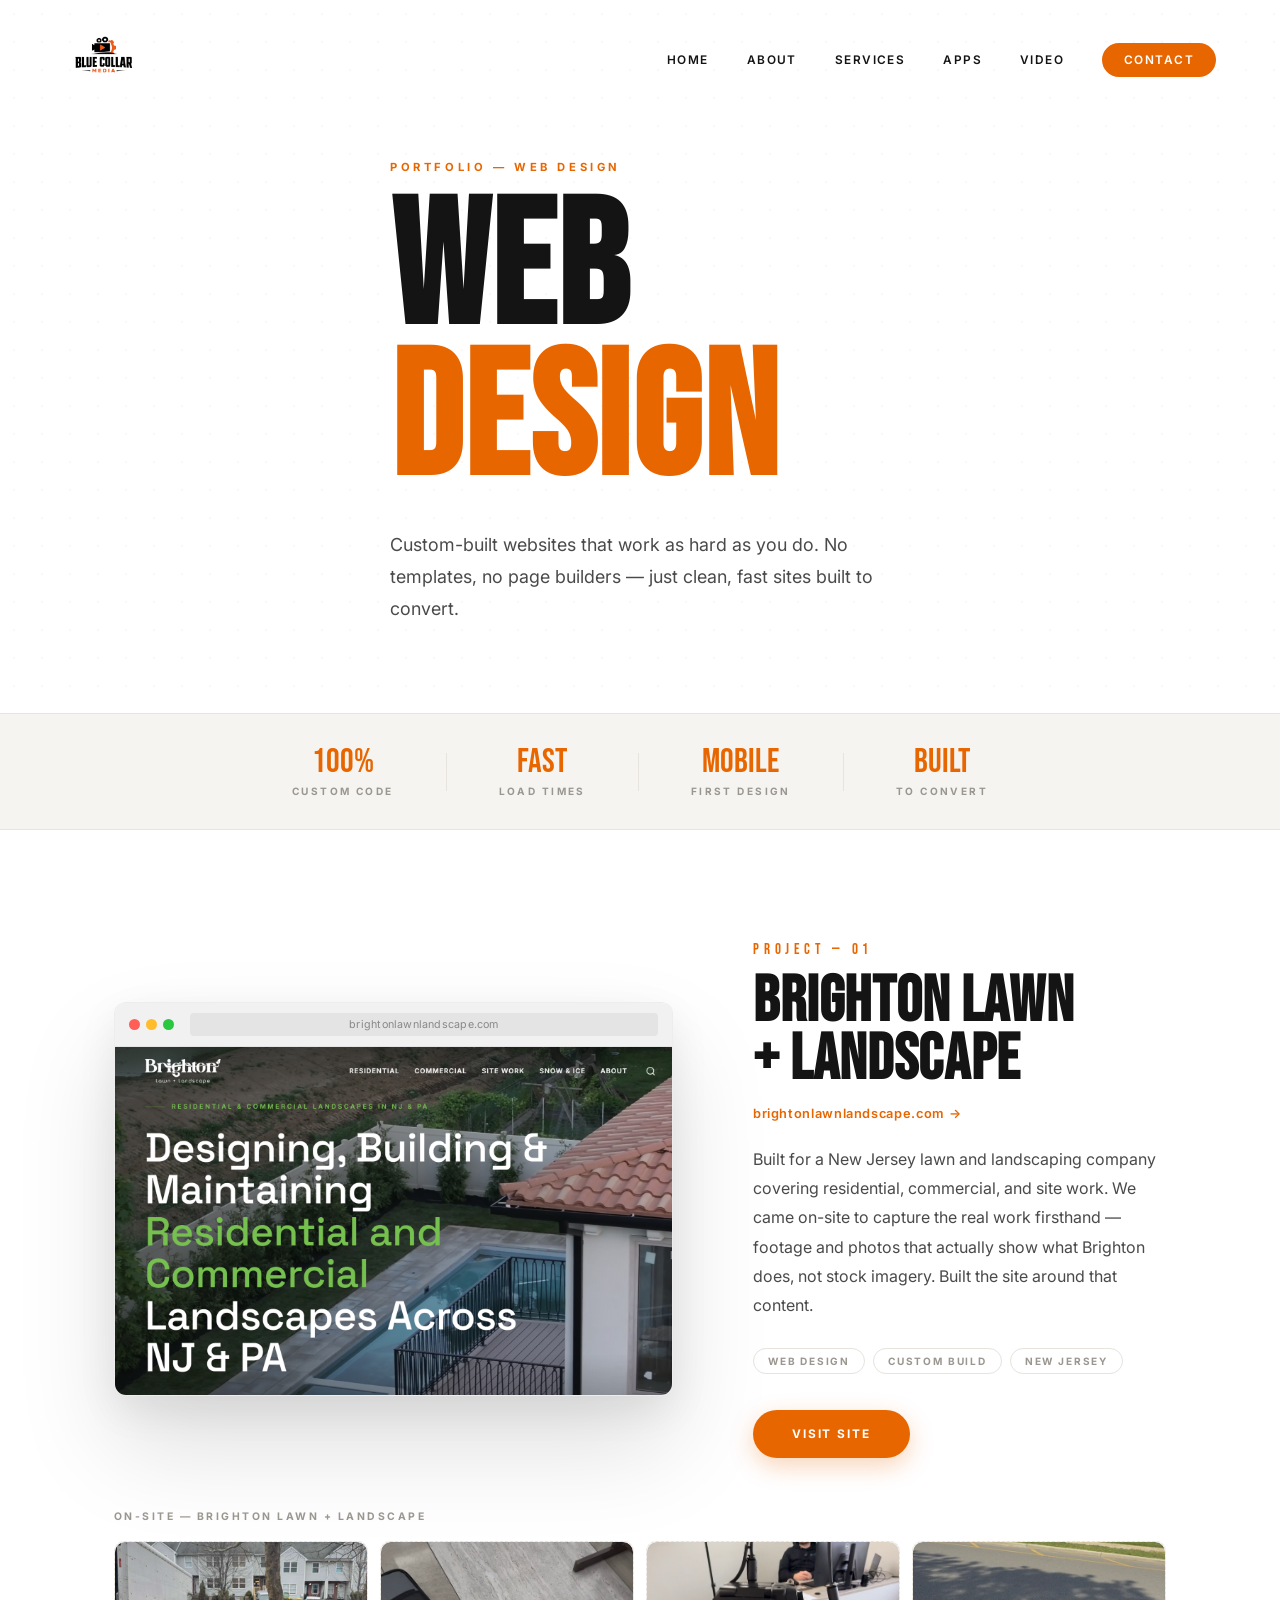
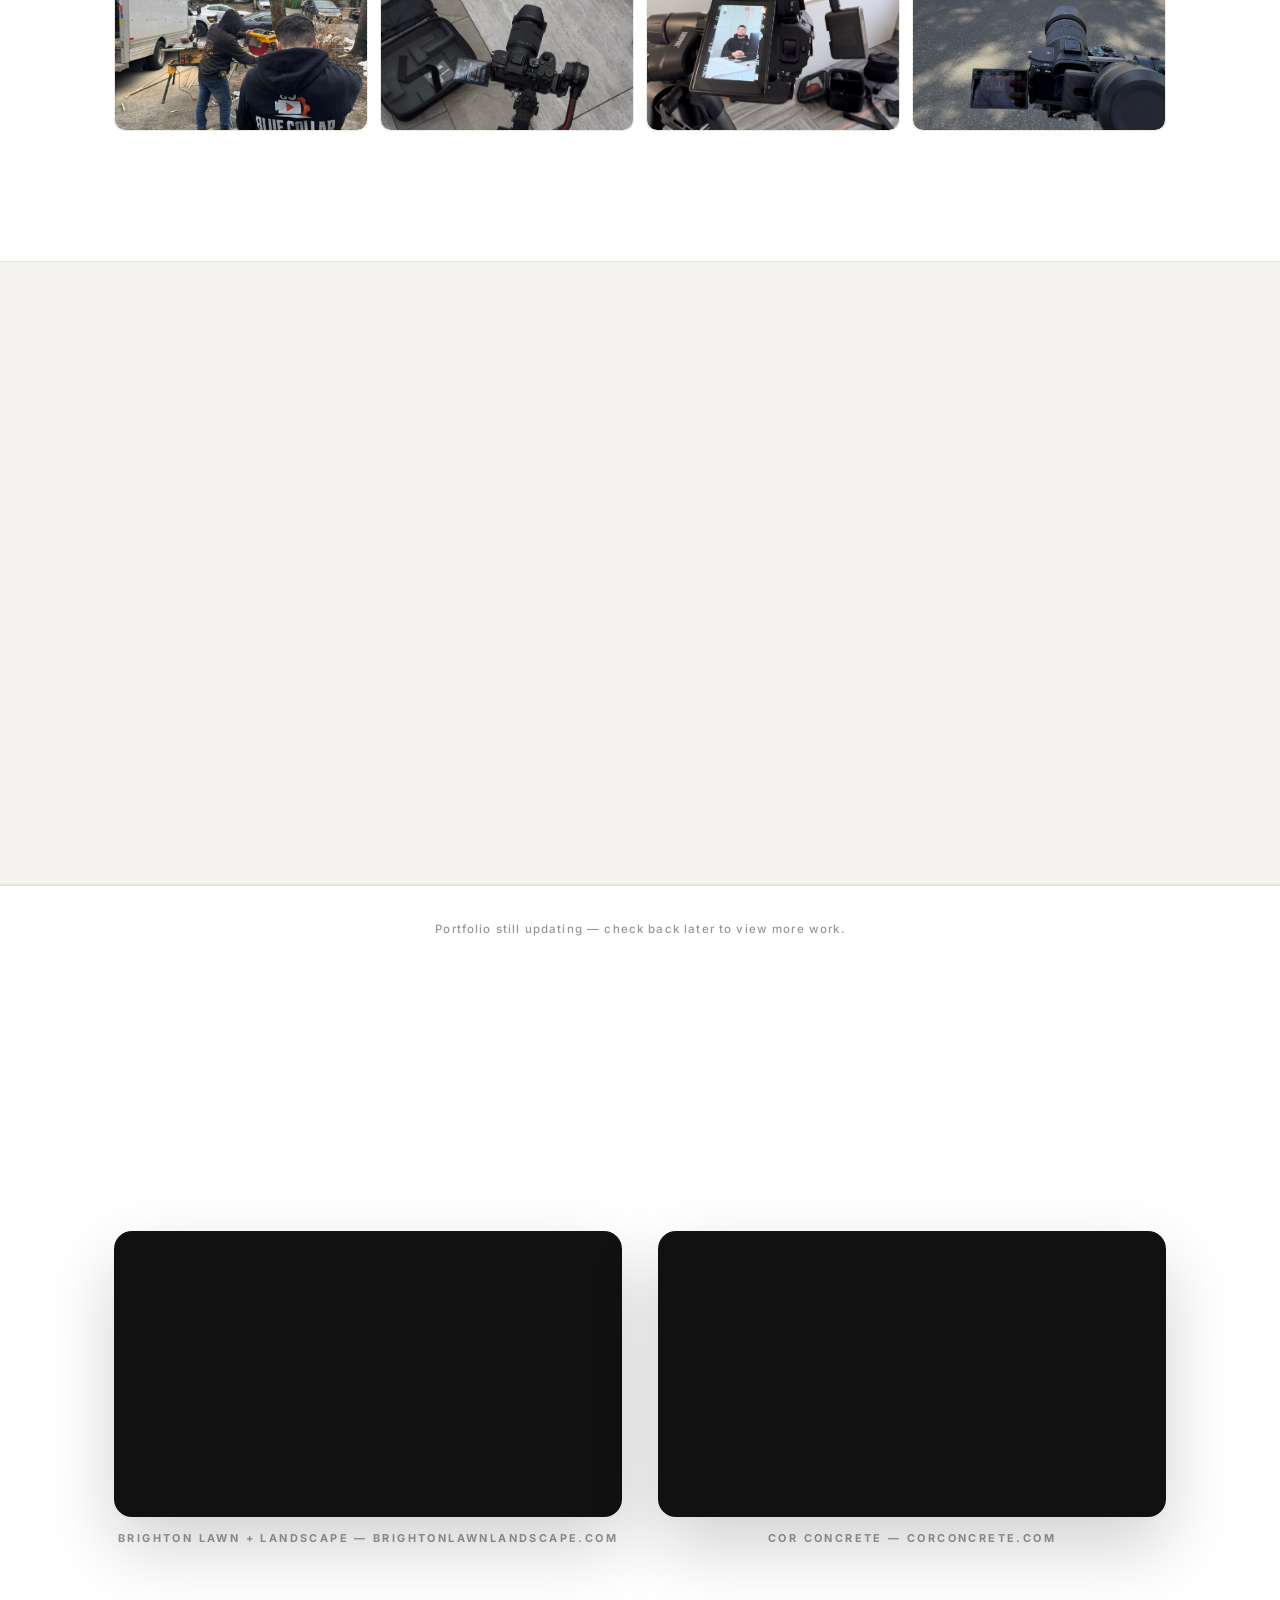
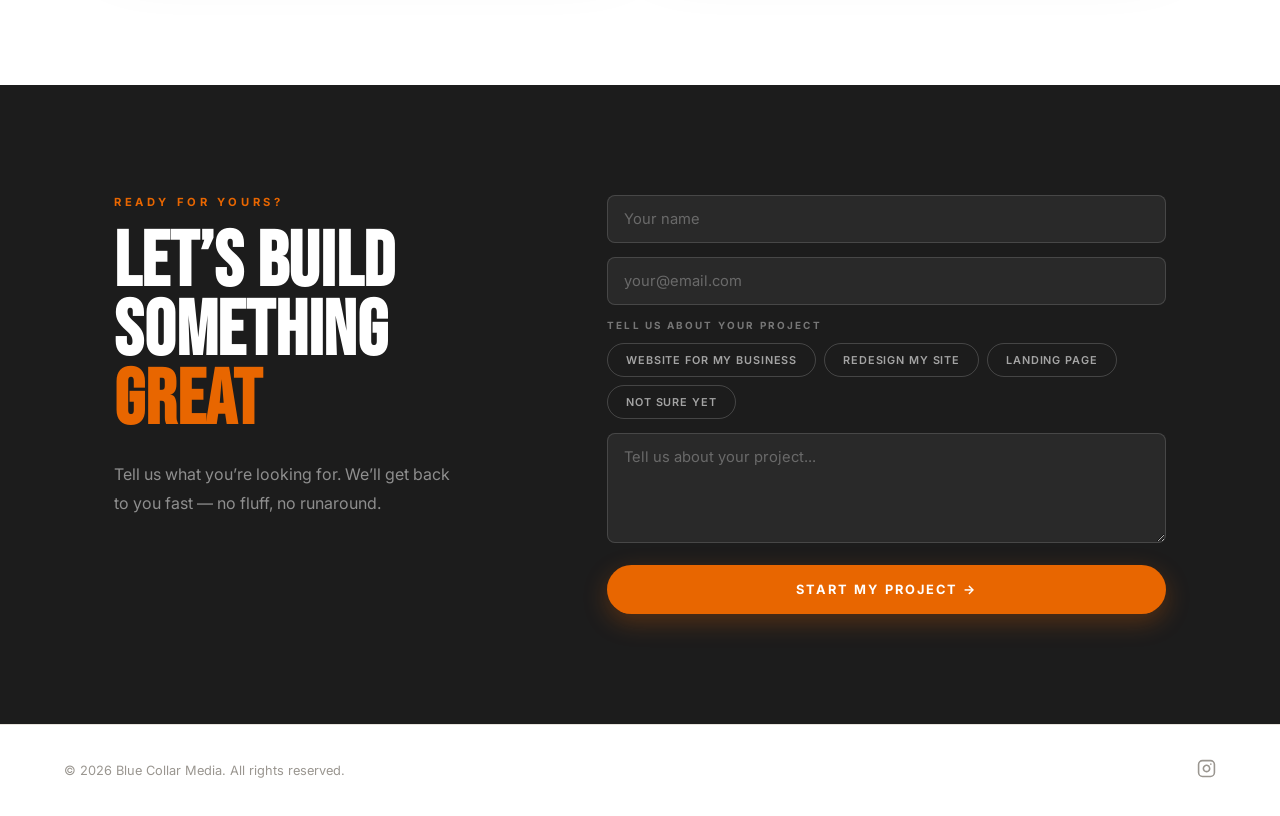
<file: web.html>
<!DOCTYPE html>
<html lang="en">
<head>
  <meta charset="UTF-8">
  <meta name="viewport" content="width=device-width, initial-scale=1.0">
  <title>Web Design Portfolio — Blue Collar Media | New Jersey</title>
  <meta name="description" content="Custom-built websites by Blue Collar Media — New Jersey web design for contractors, trades, and businesses that do real work. No templates, no page builders. See our portfolio.">
  <link rel="icon" href="favicon.ico" type="image/x-icon">
  <link rel="preconnect" href="https://fonts.googleapis.com">
  <link rel="preconnect" href="https://fonts.gstatic.com" crossorigin>
  <link href="https://fonts.googleapis.com/css2?family=Bebas+Neue&family=Inter:wght@300;400;500;600;700;800;900&display=swap" rel="stylesheet">
  <link rel="stylesheet" href="styles.css">
  <link rel="stylesheet" href="web.css">
</head>
<body>

<div id="prog"></div>

<!-- ── NAV ── -->
<nav id="nav">
  <div class="logo-wrap">
    <a href="index.html"><img src="logo.png" alt="Blue Collar Media"></a>
  </div>
  <a href="index.html" class="nav-back" aria-label="Back to home">&#8592; Home</a>
  <button class="nav-burger" id="navBurger" aria-label="Open menu">
    <span></span><span></span><span></span>
  </button>
  <ul class="nav-links">
    <li><a href="index.html">Home</a></li>
    <li><a href="index.html#about">About</a></li>
    <li><a href="index.html#services">Services</a></li>
    <li><a href="apps.html">Apps</a></li>
    <li><a href="index.html#reel">Video</a></li>
    <li><a href="index.html#contact" class="nav-cta">Contact</a></li>
  </ul>
</nav>

<div class="mobile-menu" id="mobileMenu">
  <button class="mm-close" id="mmClose" aria-label="Close menu">
    <svg width="18" height="18" viewBox="0 0 18 18" fill="none" stroke="currentColor" stroke-width="2.2" stroke-linecap="round">
      <line x1="2" y1="2" x2="16" y2="16"/>
      <line x1="16" y1="2" x2="2" y2="16"/>
    </svg>
  </button>
  <a href="index.html">Home</a>
  <a href="index.html#about">About</a>
  <a href="index.html#services">Services</a>
  <a href="apps.html">Apps</a>
  <a href="index.html#reel">Video</a>
  <a href="index.html#contact" class="mm-cta">Contact</a>
</div>

<!-- ── HERO ── -->
<section class="wh-hero">
  <div class="wh-hero-bg"></div>
  <div class="wh-hero-inner wrap">
    <p class="eyebrow">Portfolio &mdash; Web Design</p>
    <h1 class="wh-title">WEB<br><span class="accent">DESIGN</span></h1>
    <p class="wh-sub">Custom-built websites that work as hard as you do. No templates, no page builders — just clean, fast sites built to convert.</p>
  </div>
</section>

<!-- ── APPROACH STRIP ── -->
<div class="approach-strip">
  <div class="approach-item">
    <span class="approach-num">100%</span>
    <span class="approach-label">Custom Code</span>
  </div>
  <div class="approach-div"></div>
  <div class="approach-item">
    <span class="approach-num">Fast</span>
    <span class="approach-label">Load Times</span>
  </div>
  <div class="approach-div"></div>
  <div class="approach-item">
    <span class="approach-num">Mobile</span>
    <span class="approach-label">First Design</span>
  </div>
  <div class="approach-div"></div>
  <div class="approach-item">
    <span class="approach-num">Built</span>
    <span class="approach-label">To Convert</span>
  </div>
</div>

<!-- ── PROJECT 01 ── -->
<section class="project-row">
  <div class="wrap project-wrap">

    <div class="proj-browser fu">
      <div class="browser-chrome">
        <div class="browser-bar">
          <span class="b-dot b-red"></span>
          <span class="b-dot b-yel"></span>
          <span class="b-dot b-grn"></span>
          <span class="b-url">brightonlawnlandscape.com</span>
        </div>
        <div class="browser-screen">
          <img src="brighton.png" alt="Brighton Lawn + Landscape website">
        </div>
      </div>
    </div>

    <div class="proj-info fl" style="transition-delay:.08s">
      <p class="proj-num-label">Project &mdash; 01</p>
      <h2 class="proj-title">BRIGHTON LAWN<br>+ LANDSCAPE</h2>
      <a href="https://www.brightonlawnlandscape.com/" class="proj-url-link" target="_blank" rel="noopener">
        brightonlawnlandscape.com &rarr;
      </a>
      <p class="proj-desc">Built for a New Jersey lawn and landscaping company covering residential, commercial, and site work. We came on-site to capture the real work firsthand — footage and photos that actually show what Brighton does, not stock imagery. Built the site around that content.</p>
      <div class="proj-tags">
        <span class="proj-tag">Web Design</span>
        <span class="proj-tag">Custom Build</span>
        <span class="proj-tag">New Jersey</span>
      </div>
      <a href="https://www.brightonlawnlandscape.com/" class="btn btn-solid" target="_blank" rel="noopener">Visit Site</a>
    </div>

  </div>

  <!-- On-site photos for Project 01 — drop in real images when ready -->
  <div class="wrap proj-photos fu">
    <p class="proj-photos-label">On-Site &mdash; Brighton Lawn + Landscape</p>
    <div class="proj-photo-grid">
      <div class="proj-photo-slot"><img src="brighton-2.jpg" alt="Brighton Lawn + Landscape"></div>
      <div class="proj-photo-slot"><img src="brighton-3.jpg" alt="Brighton Lawn + Landscape"></div>
      <div class="proj-photo-slot"><img src="brighton-4.jpg" alt="Brighton Lawn + Landscape"></div>
      <div class="proj-photo-slot"><img src="brighton-1.jpg" alt="Brighton Lawn + Landscape"></div>
    </div>
  </div>

</section>

<!-- ── PROJECT 02 (flipped) ── -->
<section class="project-row project-row--alt">
  <div class="wrap project-wrap project-wrap--rev">

    <div class="proj-browser fu" style="transition-delay:.06s">
      <div class="browser-chrome">
        <div class="browser-bar">
          <span class="b-dot b-red"></span>
          <span class="b-dot b-yel"></span>
          <span class="b-dot b-grn"></span>
          <span class="b-url">corconcrete.com</span>
        </div>
        <div class="browser-screen" style="aspect-ratio: 1876/967;">
          <img src="corconcrete.png" alt="Cor Concrete" style="object-position: top center;">
        </div>
      </div>
    </div>

    <div class="proj-info fl" style="transition-delay:.14s">
      <p class="proj-num-label">Project &mdash; 02</p>
      <h2 class="proj-title">COR CONCRETE</h2>
      <a href="https://corconcrete.com/" class="proj-url-link" target="_blank" rel="noopener">
        corconcrete.com &rarr;
      </a>
      <p class="proj-desc">A bold, high-impact website built for a concrete contractor. Heavy industry, clean execution — built to win commercial bids and make a serious first impression.</p>
      <div class="proj-tags">
        <span class="proj-tag">Web Design</span>
        <span class="proj-tag">Custom Build</span>
        <span class="proj-tag">New Jersey</span>
      </div>
      <a href="https://corconcrete.com/" class="btn btn-solid" target="_blank" rel="noopener">Visit Site</a>
    </div>

  </div>
</section>

<!-- ── MORE COMING SOON ── -->
<p class="portfolio-updating">Portfolio still updating &mdash; check back later to view more work.</p>

<!-- ── IN ACTION ── -->
<section class="section">
  <div class="wrap">
    <p class="eyebrow fu">In Action</p>
    <h2 class="sec-h fu">SEE HOW THEY WORK</h2>

    <div class="action-grid">

      <div class="action-vid-wrap fu">
        <div class="reel-frame">
          <video class="reel-video" autoplay muted loop playsinline>
            <source src="brighton-site.mp4" type="video/mp4">
          </video>
        </div>
        <p class="vid-label">Brighton Lawn + Landscape &mdash; brightonlawnlandscape.com</p>
      </div>

      <div class="action-vid-wrap fu" style="transition-delay:.12s">
        <div class="reel-frame">
          <video class="reel-video" autoplay muted loop playsinline>
            <source src="cor-site.mp4" type="video/mp4">
          </video>
        </div>
        <p class="vid-label">Cor Concrete &mdash; corconcrete.com</p>
      </div>

    </div>
  </div>
</section>

<!-- ── WEB CONTACT ── -->
<section class="wb-contact-section" id="wb-contact">
  <div class="wrap wb-contact-inner">

    <div class="wb-contact-head fu">
      <p class="eyebrow">Ready For Yours?</p>
      <h2 class="wb-contact-title">LET&rsquo;S BUILD<br>SOMETHING<br><span class="accent">GREAT</span></h2>
      <p class="wb-contact-sub">Tell us what you&rsquo;re looking for. We&rsquo;ll get back to you fast &mdash; no fluff, no runaround.</p>
    </div>

    <form class="wb-form fu" id="wb-form" action="https://formspree.io/f/xykqzopl" method="POST" style="transition-delay:.1s">
      <input type="hidden" name="_subject" value="Web Design Inquiry — Blue Collar Media">

      <div class="fg"><input type="text" name="name" placeholder="Your name" required></div>
      <div class="fg"><input type="email" name="email" placeholder="your@email.com" required></div>

      <div class="wb-presets">
        <p class="wb-opt-label">Tell us about your project</p>
        <div class="wb-preset-btns">
          <button type="button" class="wb-preset" data-msg="I need a website for my business.">Website for my business</button>
          <button type="button" class="wb-preset" data-msg="I want to redesign my existing website.">Redesign my site</button>
          <button type="button" class="wb-preset" data-msg="I need a landing page.">Landing page</button>
          <button type="button" class="wb-preset" data-msg="I&rsquo;m not sure yet, let&rsquo;s talk.">Not sure yet</button>
        </div>
      </div>

      <div class="fg"><textarea name="message" id="wb-message" placeholder="Tell us about your project..." rows="4"></textarea></div>

      <button type="submit" class="btn btn-solid wb-submit" id="wb-submit">Start My Project &rarr;</button>
      <p id="wb-success" style="display:none; font-size:0.85rem; font-weight:600; color:var(--accent); margin-top:12px;">Message sent! We&rsquo;ll be in touch soon.</p>
    </form>

  </div>
</section>

<!-- ── FOOTER ── -->
<footer>
  <span>&copy; 2026 Blue Collar Media. All rights reserved.</span>
  <a href="https://www.instagram.com/bluecollarmedianj/" target="_blank" rel="noopener" aria-label="Instagram">
    <svg width="19" height="19" viewBox="0 0 24 24" fill="none" stroke="currentColor" stroke-width="2" stroke-linecap="round">
      <rect x="2" y="2" width="20" height="20" rx="5"/>
      <path d="M16 11.37A4 4 0 1 1 12.63 8 4 4 0 0 1 16 11.37z"/>
      <line x1="17.5" y1="6.5" x2="17.51" y2="6.5"/>
    </svg>
  </a>
</footer>

<script src="script.js"></script>
</body>
</html>
</file>
<file: styles.css>
:root {
  --bg:      #ffffff;
  --alt:     #f6f4f1;   /* warm off-white for alternating sections */
  --ink:     #141414;   /* near-black text */
  --body:    #4a4a4a;   /* body copy */
  --muted:   #9a9690;   /* faint labels */
  --line:    #e7e3dd;   /* hairline borders */
  --accent:  #E86600;   /* brand orange */
  --accent-d:#cf5a00;
}

*, *::before, *::after { box-sizing: border-box; margin: 0; padding: 0; }
html { scroll-behavior: smooth; overflow-x: clip; }
body {
  background: var(--bg);
  color: var(--ink);
  font-family: 'Inter', sans-serif;
  -webkit-font-smoothing: antialiased;
}

/* ── SCROLL PROGRESS BAR ── */
#prog {
  position: fixed;
  top: 0; left: 0;
  height: 3px;
  width: 0%;
  background: var(--accent);
  z-index: 9999;
  will-change: width;
}

/* ── SHARED ── */
.wrap {
  max-width: 1180px;
  margin: 0 auto;
  padding: 0 64px;
}
.section { padding: 140px 0; }
.section-alt { background: var(--alt); }
.eyebrow {
  font-size: 0.7rem;
  font-weight: 700;
  letter-spacing: 0.32em;
  text-transform: uppercase;
  color: var(--accent);
  margin-bottom: 20px;
}
.accent-line {
  width: 56px;
  height: 3px;
  background: var(--accent);
  margin-bottom: 30px;
}
.sec-h {
  font-family: 'Bebas Neue', sans-serif;
  font-size: clamp(2.6rem, 6vw, 5rem);
  line-height: 0.95;
  letter-spacing: 0.01em;
  color: var(--ink);
}
.tag {
  display: inline-block;
  margin-top: 30px;
  padding: 9px 20px;
  border: 1px solid var(--line);
  border-radius: 100px;
  font-size: 0.68rem;
  font-weight: 600;
  letter-spacing: 0.16em;
  text-transform: uppercase;
  color: var(--muted);
}

/* ── BUTTONS ── */
.btn {
  display: inline-block;
  padding: 16px 38px;
  font-family: 'Inter', sans-serif;
  font-size: 0.74rem;
  font-weight: 700;
  letter-spacing: 0.16em;
  text-transform: uppercase;
  text-decoration: none;
  border-radius: 100px;
  cursor: pointer;
  border: 1.5px solid transparent;
  transition: transform 0.2s, background 0.2s, color 0.2s, border-color 0.2s, box-shadow 0.2s;
}
.btn-solid {
  background: var(--accent);
  color: #fff;
  box-shadow: 0 8px 24px rgba(232,102,0,0.28);
}
.btn-solid:hover {
  background: var(--accent-d);
  transform: translateY(-2px);
  box-shadow: 0 12px 30px rgba(232,102,0,0.34);
}
.btn-ghost {
  background: transparent;
  color: var(--ink);
  border-color: var(--line);
}
.btn-ghost:hover {
  border-color: var(--ink);
  transform: translateY(-2px);
}

/* ── NAV ── */
#nav {
  position: fixed;
  top: 0; left: 0; right: 0;
  z-index: 1000;
  display: flex;
  align-items: center;
  justify-content: space-between;
  padding: 18px 64px;
  background: rgba(255,255,255,0);
  transition: background 0.35s, padding 0.3s, box-shadow 0.35s, border-color 0.35s;
  border-bottom: 1px solid transparent;
}
#nav.solid {
  background: rgba(255,255,255,0.86);
  backdrop-filter: blur(14px);
  -webkit-backdrop-filter: blur(14px);
  padding: 10px 64px;
  border-color: var(--line);
  box-shadow: 0 4px 24px rgba(0,0,0,0.04);
}
.logo-wrap { display: inline-flex; align-items: center; }
.logo-wrap img {
  height: 80px;
  display: block;
  transition: height 0.3s;
}
#nav.solid .logo-wrap img { height: 64px; }
.nav-links {
  list-style: none;
  display: flex;
  align-items: center;
  gap: 38px;
}
.nav-links a {
  text-decoration: none;
  color: var(--ink);
  font-size: 0.74rem;
  font-weight: 600;
  letter-spacing: 0.12em;
  text-transform: uppercase;
  transition: color 0.2s;
}
.nav-links a:hover { color: var(--accent); }
.nav-links .nav-cta {
  padding: 10px 22px;
  background: var(--accent);
  color: #fff;
  border-radius: 100px;
  transition: background 0.2s, transform 0.2s;
}
.nav-links .nav-cta:hover { background: var(--accent-d); color: #fff; transform: translateY(-1px); }

/* ── HERO ── */
#hero {
  position: relative;
  height: 100vh;
  min-height: 560px;
  display: flex;
  flex-direction: column;
  align-items: center;
  justify-content: center;
  text-align: center;
  padding: 120px 24px 80px;
  background:
    radial-gradient(ellipse at 50% 12%, rgba(232,102,0,0.07) 0%, rgba(232,102,0,0) 46%),
    var(--bg);
  overflow: hidden;
}

.page-body { background: var(--bg); }
.hero-content { position: relative; z-index: 2; max-width: 1000px; }
.hero-eyebrow {
  font-size: 0.72rem;
  font-weight: 700;
  letter-spacing: 0.3em;
  text-transform: uppercase;
  color: var(--ink);
  margin-bottom: 28px;
  text-shadow: 0 1px 12px rgba(255,255,255,0.9);
  animation: up 0.9s cubic-bezier(0.16,1,0.3,1) both;
}
.hero-title {
  font-family: 'Bebas Neue', sans-serif;
  font-size: clamp(4.5rem, 15vw, 12rem);
  line-height: 0.86;
  letter-spacing: 0.01em;
  color: var(--ink);
  text-shadow: 0 2px 26px rgba(255,255,255,0.7), 0 1px 4px rgba(255,255,255,0.55);
  animation: up 1s 0.08s cubic-bezier(0.16,1,0.3,1) both;
}
.hero-title .accent { color: var(--accent); }
.hero-rule {
  width: 80px;
  height: 4px;
  background: var(--accent);
  margin: 36px auto 28px;
  border-radius: 4px;
  animation: up 1s 0.16s cubic-bezier(0.16,1,0.3,1) both;
}
.hero-sub {
  font-size: clamp(0.78rem, 1.5vw, 0.95rem);
  font-weight: 500;
  letter-spacing: 0.2em;
  text-transform: uppercase;
  color: var(--ink);
  text-shadow: 0 1px 12px rgba(255,255,255,0.9);
  animation: up 1s 0.24s cubic-bezier(0.16,1,0.3,1) both;
}
.hero-actions {
  margin-top: 46px;
  display: flex;
  gap: 16px;
  justify-content: center;
  flex-wrap: wrap;
  animation: up 1s 0.34s cubic-bezier(0.16,1,0.3,1) both;
}
@keyframes up {
  from { opacity: 0; transform: translateY(38px); }
  to   { opacity: 1; transform: translateY(0); }
}
.scroll-cue {
  position: absolute;
  bottom: 38px; left: 50%;
  transform: translateX(-50%);
  z-index: 2;
  animation: bob 2.6s ease-in-out infinite;
}
.chev {
  width: 15px; height: 15px;
  border-right: 2px solid var(--accent);
  border-bottom: 2px solid var(--accent);
  transform: rotate(45deg);
}
@keyframes bob {
  0%,100% { transform: translateX(-50%) translateY(0); }
  50%     { transform: translateX(-50%) translateY(8px); }
}

/* ── SCROLL ENTRANCE ── */
.fu { opacity: 0; transform: translateY(34px); transition: opacity 0.8s ease, transform 0.8s ease; }
.fl { opacity: 0; transform: translateX(-34px); transition: opacity 0.8s ease, transform 0.8s ease; }
.fu.in, .fl.in { opacity: 1; transform: none; }

/* ── ABOUT ── */
#about {
  position: relative;
}

/* ── HERO BACKGROUND VIDEO ── */
.hero-media {
  position: absolute;
  top: 0; left: 0; right: 0;
  bottom: -40%;        /* extra height so parallax shift never shows a gap */
  z-index: 0;
  will-change: transform;
  overflow: hidden;
}
.hero-media video {
  width: 100%;
  height: 100%;
  object-fit: cover;
}
.hero-media-veil {
  position: absolute;
  inset: 0;
  /* light wash — lets the video show through, just enough to seat the text */
  background: linear-gradient(180deg, rgba(255,255,255,0.18) 0%, rgba(255,255,255,0.34) 100%);
}

.about-inner {
  display: grid;
  grid-template-columns: 1fr 1.05fr;
  gap: 80px;
  align-items: start;
}
.about-right p {
  font-size: 1.08rem;
  line-height: 1.85;
  color: var(--body);
  margin-bottom: 22px;
}
.about-right p:last-child { margin-bottom: 0; }
.about-right .lead {
  font-weight: 700;
  color: var(--ink);
  font-size: 1.2rem;
  margin-top: 8px;
}

/* ── SERVICES ── */
.svc-list { margin-top: 60px; }
a.svc-item {
  text-decoration: none;
  color: inherit;
  cursor: pointer;
}
.svc-item {
  display: grid;
  grid-template-columns: 110px 1fr 40px;
  gap: 0 36px;
  align-items: center;
  padding: 44px 24px;
  border-top: 1px solid var(--line);
  border-radius: 14px;
  transition: background 0.25s, transform 0.25s, box-shadow 0.25s;
  cursor: default;
}
.svc-item:last-child { border-bottom: 1px solid var(--line); }
.svc-item:hover {
  background: #fff;
  transform: translateX(6px);
  box-shadow: 0 16px 40px rgba(0,0,0,0.06);
}
.svc-num {
  font-family: 'Bebas Neue', sans-serif;
  font-size: 4rem;
  line-height: 1;
  color: var(--line);
  transition: color 0.25s;
}
.svc-item:hover .svc-num { color: var(--accent); }
.svc-name {
  font-family: 'Bebas Neue', sans-serif;
  font-size: clamp(1.7rem, 3.2vw, 2.6rem);
  line-height: 1;
  letter-spacing: 0.01em;
  margin-bottom: 12px;
  color: var(--ink);
  transition: color 0.25s;
}
.svc-item:hover .svc-name { color: var(--accent); }
.svc-desc {
  font-size: 0.96rem;
  line-height: 1.75;
  color: var(--body);
  max-width: 620px;
}
.svc-arrow {
  font-size: 1.6rem;
  color: var(--line);
  text-align: right;
  transform: translateX(-6px);
  opacity: 0;
  transition: opacity 0.25s, transform 0.25s, color 0.25s;
}
.svc-item:hover .svc-arrow {
  opacity: 1;
  transform: translateX(0);
  color: var(--accent);
}

/* ── WORK / SHOWREEL ── */
.reel-head { margin-bottom: 50px; }
.reel-wrap { padding: 0 64px; }
.reel-frame {
  position: relative;
  width: 100%;
  aspect-ratio: 16/9;
  overflow: hidden;
  background: #111;
  border-radius: 18px;
  box-shadow: 0 30px 70px rgba(0,0,0,0.18);
}
.slide {
  position: absolute;
  inset: 0;
  display: flex;
  flex-direction: column;
  align-items: center;
  justify-content: center;
  opacity: 0;
  transition: opacity 1.2s ease;
}
.slide.active { opacity: 1; }
.slide-1 { background: radial-gradient(ellipse at 55% 45%, #3a1a05 0%, #1a0c02 60%, #0c0600 100%); }
.slide-2 { background: radial-gradient(ellipse at 42% 50%, #16202e 0%, #0c1018 60%, #06080c 100%); }
.slide-3 { background: radial-gradient(ellipse at 60% 38%, #2c1c08 0%, #160f04 60%, #0a0703 100%); }
.slide-4 { background: radial-gradient(ellipse at 50% 55%, #1c1c1c 0%, #111 60%, #080808 100%); }
.slide-label {
  font-family: 'Bebas Neue', sans-serif;
  font-size: clamp(2rem, 5.5vw, 5.5rem);
  letter-spacing: 0.1em;
  color: rgba(255,255,255,0.14);
  text-align: center;
  margin-bottom: 14px;
  user-select: none;
}
.slide-sub {
  font-size: 0.7rem;
  font-weight: 600;
  letter-spacing: 0.34em;
  text-transform: uppercase;
  color: rgba(232,102,0,0.65);
  text-align: center;
}
.reel-dots {
  position: absolute;
  bottom: 22px; left: 50%;
  transform: translateX(-50%);
  display: flex;
  gap: 9px;
  z-index: 2;
}
.dot {
  width: 30px; height: 3px;
  border-radius: 3px;
  background: rgba(255,255,255,0.22);
  transition: background 0.3s;
  cursor: pointer;
}
.dot.on { background: var(--accent); }
.reel-placeholder {
  position: absolute;
  top: 50%; left: 50%;
  transform: translate(-50%, -50%);
  text-align: center;
  z-index: 3;
  pointer-events: none;
}
.reel-placeholder .reel-icon {
  width: 72px; height: 72px;
  border: 2px solid rgba(232,102,0,0.6);
  border-radius: 50%;
  display: flex;
  align-items: center;
  justify-content: center;
  margin: 0 auto 18px;
}
.reel-placeholder .reel-icon svg { color: var(--accent); margin-left: 4px; }
.reel-placeholder p {
  font-size: 0.66rem;
  font-weight: 600;
  letter-spacing: 0.28em;
  text-transform: uppercase;
  color: rgba(255,255,255,0.4);
}
.reel-video {
  position: absolute;
  inset: 0;
  width: 100%;
  height: 100%;
  object-fit: cover;
  display: block;
}
.reel-frame:has(source) .reel-placeholder,
.reel-frame:has(source) .slide,
.reel-frame:has(source) .reel-dots { display: none; }

/* ── REEL GRID (2 portrait + 1 landscape) ── */
#reel { padding-top: 80px; }
.reel-grid {
  display: grid;
  grid-template-columns: 1fr 1fr;
  grid-template-rows: auto auto;
  gap: 28px;
  margin-top: 36px;
}
.portrait-card { grid-column: span 1; }
.landscape-card { grid-column: span 2; }

.portrait-frame {
  height: min(52vh, 520px);
  background: #111;
  border-radius: 16px;
  overflow: hidden;
  position: relative;
  margin-bottom: 20px;
}
.landscape-frame {
  aspect-ratio: 16/9;
  background: #111;
  border-radius: 16px;
  overflow: hidden;
  position: relative;
  margin-bottom: 20px;
}
.portrait-placeholder {
  position: absolute;
  inset: 0;
  display: flex;
  flex-direction: column;
  align-items: center;
  justify-content: center;
  gap: 16px;
  background: radial-gradient(ellipse at 50% 40%, #2a1500 0%, #0f0a06 70%);
}
.portrait-placeholder svg { color: var(--accent); opacity: 0.6; }
.portrait-placeholder p {
  font-size: 0.62rem;
  font-weight: 700;
  letter-spacing: 0.2em;
  text-transform: uppercase;
  color: rgba(255,255,255,0.35);
}
.frame-video {
  width: 100%;
  height: 100%;
  object-fit: cover;
  display: block;
}
/* Play overlay for paused portrait videos */
.play-overlay {
  position: absolute;
  inset: 0;
  display: flex;
  align-items: center;
  justify-content: center;
  background: rgba(0,0,0,0.28);
  z-index: 5;
  transition: opacity 0.18s;
  cursor: pointer;
}
.play-overlay.hidden { display: none; }
.play-btn {
  width: 68px;
  height: 68px;
  border-radius: 50%;
  background: var(--accent);
  border: none;
  cursor: pointer;
  display: flex;
  align-items: center;
  justify-content: center;
  color: #fff;
  padding-left: 4px;
  box-shadow: 0 6px 24px rgba(0,0,0,0.45);
  transition: transform 0.18s, background 0.18s;
  pointer-events: none;
}
.play-overlay:hover .play-btn {
  transform: scale(1.1);
  background: var(--accent-d);
}

.sound-btn {
  position: absolute;
  top: 12px;
  right: 12px;
  width: 36px;
  height: 36px;
  border-radius: 50%;
  background: rgba(0,0,0,0.5);
  backdrop-filter: blur(6px);
  border: 1px solid rgba(255,255,255,0.2);
  color: #fff;
  display: flex;
  align-items: center;
  justify-content: center;
  cursor: pointer;
  transition: background 0.2s, transform 0.2s;
  z-index: 10;
}
.sound-btn:hover {
  background: var(--accent);
  transform: scale(1.08);
}

/* ── VIDEO CONTROLS BAR (progress + fullscreen) ── */
.video-controls {
  position: absolute;
  bottom: 0;
  left: 0;
  right: 0;
  padding: 24px 12px 10px;
  background: linear-gradient(to top, rgba(0,0,0,0.6) 0%, transparent 100%);
  display: flex;
  align-items: center;
  gap: 10px;
  z-index: 8;
  opacity: 0;
  transition: opacity 0.22s;
}
.portrait-frame:hover .video-controls,
.landscape-frame:hover .video-controls {
  opacity: 1;
}
@media (hover: none) {
  .video-controls { opacity: 0.8; }
}
.vc-bar {
  flex: 1;
  height: 5px;
  background: rgba(255,255,255,0.22);
  border-radius: 3px;
  cursor: pointer;
  position: relative;
  transition: height 0.12s;
}
.portrait-frame .vc-bar:hover,
.landscape-frame .vc-bar:hover { height: 10px; }
.vc-fill {
  position: absolute;
  left: 0; top: 0; bottom: 0;
  background: var(--accent);
  border-radius: 3px;
  width: 0%;
  pointer-events: none;
}
.vc-playpause,
.vc-fullscreen {
  flex-shrink: 0;
  width: 26px;
  height: 26px;
  background: none;
  border: none;
  color: rgba(255,255,255,0.8);
  cursor: pointer;
  display: flex;
  align-items: center;
  justify-content: center;
  padding: 0;
  transition: color 0.15s, transform 0.15s;
}
.vc-playpause:hover,
.vc-fullscreen:hover { color: #fff; transform: scale(1.15); }

/* Portrait fullscreen — pillarbox (black bars on sides, video centered) */
.portrait-frame:fullscreen,
.portrait-frame:-webkit-full-screen {
  background: #000;
  border-radius: 0;
  display: flex;
  align-items: center;
  justify-content: center;
}
.portrait-frame:fullscreen .frame-video,
.portrait-frame:-webkit-full-screen .frame-video {
  width: auto;
  height: 100%;
  max-width: 100%;
  object-fit: contain;
  flex-shrink: 0;
}
.landscape-frame:fullscreen,
.landscape-frame:-webkit-full-screen {
  background: #000;
  border-radius: 0;
}
.landscape-frame:fullscreen .frame-video,
.landscape-frame:-webkit-full-screen .frame-video {
  object-fit: contain;
}
/* Always show controls when fullscreen */
.portrait-frame:fullscreen .video-controls,
.portrait-frame:-webkit-full-screen .video-controls,
.landscape-frame:fullscreen .video-controls,
.landscape-frame:-webkit-full-screen .video-controls { opacity: 1; }

/* Exit fullscreen button — only visible in fullscreen */
.vc-exit-fs {
  position: absolute;
  top: 14px;
  left: 14px;
  z-index: 20;
  width: 38px;
  height: 38px;
  border-radius: 50%;
  background: rgba(0,0,0,0.55);
  border: 1px solid rgba(255,255,255,0.18);
  color: #fff;
  cursor: pointer;
  display: none;
  align-items: center;
  justify-content: center;
  backdrop-filter: blur(6px);
  transition: background 0.2s;
}
.vc-exit-fs:hover { background: rgba(200,50,0,0.75); }
.portrait-frame:fullscreen .vc-exit-fs,
.portrait-frame:-webkit-full-screen .vc-exit-fs,
.landscape-frame:fullscreen .vc-exit-fs,
.landscape-frame:-webkit-full-screen .vc-exit-fs { display: flex; }

.reel-note {
  font-size: 0.7rem;
  color: var(--muted);
  text-align: center;
  margin-top: 40px;
  letter-spacing: 0.06em;
  line-height: 1.7;
}
.reel-note a {
  color: var(--accent);
  text-decoration: none;
  font-weight: 600;
}
.reel-note a:hover { text-decoration: underline; }

.portrait-label {
  font-size: 0.68rem;
  font-weight: 700;
  letter-spacing: 0.14em;
  text-transform: uppercase;
  color: var(--accent);
  margin-bottom: 10px;
}
.portrait-desc {
  font-size: 0.92rem;
  line-height: 1.75;
  color: var(--body);
}
@media (max-width: 700px) {
  .reel-grid { grid-template-columns: 1fr; }
  .landscape-card { grid-column: span 1; }
  .portrait-frame { max-width: 320px; margin: 0 auto 20px; }
}

/* ── CONTACT ── */
.contact-grid {
  display: grid;
  grid-template-columns: 1fr 1.1fr;
  gap: 80px;
  align-items: start;
}
.contact-intro {
  font-size: 1.05rem;
  line-height: 1.8;
  color: var(--body);
  margin: 8px 0 40px;
  max-width: 420px;
}
.ci-row {
  display: flex;
  align-items: center;
  gap: 16px;
  margin-bottom: 20px;
}
.ci-icon {
  width: 44px; height: 44px;
  background: #fff;
  border: 1px solid var(--line);
  border-radius: 12px;
  display: flex;
  align-items: center;
  justify-content: center;
  flex-shrink: 0;
  color: var(--accent);
}
.ci-row a {
  color: var(--ink);
  text-decoration: none;
  font-size: 0.98rem;
  font-weight: 500;
  transition: color 0.2s;
}
.ci-row a:hover { color: var(--accent); }

form {
  display: flex;
  flex-direction: column;
  gap: 18px;
  background: #fff;
  border: 1px solid var(--line);
  border-radius: 18px;
  padding: 38px;
  box-shadow: 0 16px 50px rgba(0,0,0,0.05);
}
.fg { display: flex; flex-direction: column; gap: 8px; }
.fg label {
  font-size: 0.66rem;
  font-weight: 700;
  letter-spacing: 0.18em;
  text-transform: uppercase;
  color: var(--muted);
}
.fg input, .fg textarea {
  background: var(--alt);
  border: 1px solid var(--line);
  color: var(--ink);
  padding: 14px 16px;
  font-family: 'Inter', sans-serif;
  font-size: 0.95rem;
  border-radius: 10px;
  outline: none;
  transition: border-color 0.2s, background 0.2s;
}
.fg input::placeholder, .fg textarea::placeholder { color: #b3aea7; }
.fg input:focus, .fg textarea:focus { border-color: var(--accent); background: #fff; }
.fg textarea { min-height: 130px; resize: vertical; }
.form-btn { align-self: flex-start; margin-top: 4px; }

/* ── FOOTER ── */
footer {
  border-top: 1px solid var(--line);
  padding: 34px 64px;
  display: flex;
  align-items: center;
  justify-content: space-between;
  background: var(--bg);
}
footer span { font-size: 0.8rem; color: var(--muted); }
footer a { color: var(--muted); transition: color 0.2s; }
footer a:hover { color: var(--accent); }

/* ── NAV BACK LINK (web.html mobile only) ── */
.nav-back {
  display: none;
  font-size: 0.72rem;
  font-weight: 700;
  letter-spacing: 0.1em;
  text-transform: uppercase;
  color: var(--accent);
  text-decoration: none;
  margin-right: auto;
  padding-left: 4px;
  transition: opacity 0.2s;
}
.nav-back:hover { opacity: 0.7; }

/* ── HAMBURGER BUTTON ── */
.nav-burger {
  display: none;
  flex-direction: column;
  justify-content: center;
  gap: 5px;
  width: 38px;
  height: 38px;
  background: none;
  border: none;
  cursor: pointer;
  padding: 4px;
  z-index: 1100;
  flex-shrink: 0;
}
.nav-burger span {
  display: block;
  width: 24px;
  height: 2px;
  background: var(--ink);
  border-radius: 2px;
  transition: transform 0.28s ease, opacity 0.2s ease;
  transform-origin: center;
}
.nav-burger.open span:nth-child(1) { transform: translateY(7px) rotate(45deg); }
.nav-burger.open span:nth-child(2) { opacity: 0; transform: scaleX(0); }
.nav-burger.open span:nth-child(3) { transform: translateY(-7px) rotate(-45deg); }

/* ── MOBILE FULL-SCREEN MENU ── */
.mobile-menu {
  display: none;
  position: fixed;
  inset: 0;
  background: rgba(255,255,255,0.97);
  backdrop-filter: blur(18px);
  -webkit-backdrop-filter: blur(18px);
  z-index: 1050;
  flex-direction: column;
  align-items: center;
  justify-content: center;
  gap: 4px;
  opacity: 0;
  pointer-events: none;
  transition: opacity 0.25s ease;
}
.mobile-menu.open {
  opacity: 1;
  pointer-events: auto;
}
.mm-close {
  position: absolute;
  top: 22px;
  right: 22px;
  width: 48px;
  height: 48px;
  border-radius: 50%;
  background: var(--accent);
  border: none;
  cursor: pointer;
  display: flex;
  align-items: center;
  justify-content: center;
  color: #fff;
  transform: scale(0) rotate(-90deg);
  transition: transform 0.35s cubic-bezier(0.34, 1.56, 0.64, 1);
}
.mobile-menu.open .mm-close {
  transform: scale(1) rotate(0deg);
}
.mm-close:hover {
  transform: scale(1.12) rotate(90deg);
}
.mobile-menu a {
  font-family: 'Bebas Neue', sans-serif;
  font-size: clamp(2.6rem, 10vw, 3.4rem);
  letter-spacing: 0.05em;
  color: var(--ink);
  text-decoration: none;
  padding: 10px 0;
  transition: color 0.18s;
}
.mobile-menu a:hover,
.mobile-menu a.mm-cta { color: var(--accent); }

/* ── MOBILE ── */
@media (max-width: 900px) {
  #nav, #nav.solid { padding: 12px 22px; }
  .wrap { padding: 0 24px; }
  .reel-wrap { padding: 0 24px; }
  .section { padding: 90px 0; }
  .nav-links { display: none; }
  .nav-burger { display: flex; }
  .mobile-menu { display: flex; }
  .nav-back { display: block; }
  .logo-wrap img, #nav.solid .logo-wrap img { height: 62px; }
  .about-inner { grid-template-columns: 1fr; gap: 36px; }
  .svc-item { grid-template-columns: 64px 1fr; gap: 0 18px; padding: 32px 12px; }
  .svc-arrow { display: none; }
  .svc-num { font-size: 2.8rem; }
  .contact-grid { grid-template-columns: 1fr; gap: 44px; }
  form { padding: 26px; }
  footer { padding: 26px 24px; flex-direction: column; gap: 12px; text-align: center; }
}
@media (max-width: 500px) {
  .hero-actions { flex-direction: column; align-items: stretch; }
  .hero-title { font-size: clamp(3.5rem, 18vw, 6rem); }
}
</file>
<file: brighton.css>
/* Brighton app page — extends styles.css. App brand colors from the app's brand sheet. */
:root {
  --forest:  #1B3A2D;
  --green:   #2D5A43;
  --leaf:    #7CB342;
  --mid:     #4A8B3F;
  --warm:    #F6F5F1;
  --storm:   #1D5F9A;
}

/* Nav sits over a dark hero, so keep it a light bar from the top */
#nav { background: rgba(255,255,255,0.92); padding-top: 10px; padding-bottom: 10px; }
.logo-wrap img { height: 64px; }

/* ── HERO ── */
.bp-hero {
  position: relative;
  background: radial-gradient(120% 90% at 80% 10%, #2D5A43 0%, #1B3A2D 55%, #12281f 100%);
  color: #fff;
  padding: 170px 0 0;
  overflow: hidden;
}
.bp-hero-grid {
  display: grid;
  grid-template-columns: 1.05fr 1fr;
  gap: 48px;
  align-items: end;
}
.bp-hero .eyebrow { color: var(--leaf); }
.bp-title {
  font-family: 'Bebas Neue', sans-serif;
  font-size: clamp(3.4rem, 8vw, 7rem);
  line-height: 0.92;
  letter-spacing: 0.01em;
  margin-bottom: 26px;
}
.bp-title span { color: var(--leaf); }
.bp-lead {
  font-size: 1.15rem;
  line-height: 1.65;
  color: rgba(255,255,255,0.8);
  max-width: 520px;
  margin-bottom: 36px;
}
.bp-actions { display: flex; gap: 14px; flex-wrap: wrap; padding-bottom: 80px; }
.bp-hero .btn-ghost { color: #fff; border-color: rgba(255,255,255,0.45); }
.bp-hero .btn-ghost:hover { border-color: var(--leaf); color: var(--leaf); }
.bp-hero-phones {
  position: relative;
  height: 640px;
  display: flex;
  justify-content: center;
  align-items: flex-end;
}
.bp-hero-phones img {
  position: absolute;
  bottom: -40px;
  width: 285px;
  filter: drop-shadow(0 30px 50px rgba(0,0,0,0.45));
}
.bp-hero-phones .p-left  { left: 0;  transform: rotate(-6deg) translateY(30px); }
.bp-hero-phones .p-mid   { left: 50%; margin-left: -150px; width: 310px; z-index: 2; }
.bp-hero-phones .p-right { right: 0; transform: rotate(6deg) translateY(30px); }

/* ── FEATURE SHOWCASE ── */
.bp-showcase { background: var(--warm); }
.bp-show-grid {
  display: grid;
  grid-template-columns: repeat(4, 1fr);
  gap: 56px 32px;
  margin-top: 70px;
}
.bp-card { text-align: center; }
.bp-card img {
  width: 100%;
  max-width: 250px;
  margin: 0 auto 26px;
  display: block;
  filter: drop-shadow(0 22px 34px rgba(27,58,45,0.22));
  transition: transform 0.35s ease;
}
.bp-card:hover img { transform: translateY(-8px); }
.bp-card h3 {
  font-size: 1.05rem;
  font-weight: 700;
  color: var(--ink);
  margin-bottom: 8px;
}
.bp-card p {
  font-size: 0.92rem;
  line-height: 1.6;
  color: var(--body);
  max-width: 260px;
  margin: 0 auto;
}

/* ── FEATURE LIST ── */
.bp-feats {
  display: grid;
  grid-template-columns: repeat(4, 1fr);
  gap: 20px;
  margin-top: 60px;
}
.bp-feat {
  background: #fff;
  border: 1px solid var(--line);
  border-radius: 16px;
  padding: 28px 24px 30px;
}
.bp-feat-ico {
  width: 44px; height: 44px;
  border-radius: 12px;
  background: var(--green);
  color: #fff;
  display: flex; align-items: center; justify-content: center;
  margin-bottom: 18px;
}
.bp-feat h3 { font-size: 1.02rem; font-weight: 700; margin-bottom: 8px; color: var(--forest); }
.bp-feat p  { font-size: 0.9rem; line-height: 1.6; color: var(--body); }
.bp-soon {
  display: inline-block;
  margin-top: 10px;
  font-size: 0.68rem; font-weight: 700; letter-spacing: 0.14em; text-transform: uppercase;
  color: var(--storm); background: #e6f0f8; padding: 4px 9px; border-radius: 99px;
}

/* ── HOW IT WORKS ── */
.bp-how { background: var(--forest); color: #fff; }
.bp-how .sec-h { color: #fff; }
.bp-how .eyebrow { color: var(--leaf); }
.bp-steps {
  display: grid;
  grid-template-columns: repeat(3, 1fr);
  gap: 40px;
  margin-top: 60px;
}
.bp-step-n {
  font-family: 'Bebas Neue', sans-serif;
  font-size: 4.5rem;
  line-height: 1;
  color: var(--leaf);
  margin-bottom: 10px;
}
.bp-step h3 { font-size: 1.2rem; font-weight: 700; margin-bottom: 10px; }
.bp-step p  { font-size: 0.98rem; line-height: 1.7; color: rgba(255,255,255,0.75); }

/* ── CTA ── */
.bp-cta { text-align: center; }
.bp-cta .accent-line { margin-left: auto; margin-right: auto; }
.bp-cta p { max-width: 560px; margin: 24px auto 38px; font-size: 1.1rem; line-height: 1.7; color: var(--body); }
.bp-note { font-size: 0.8rem; color: var(--muted); margin-top: 26px; }

/* ── CUSTOM-APP PAGE ── */
.bp-intro { max-width: 640px; margin-top: 26px; font-size: 1.1rem; line-height: 1.7; color: var(--body); }
.bp-row {
  display: grid;
  grid-template-columns: 1fr 1fr;
  gap: 64px;
  align-items: center;
  margin-top: 90px;
}
.bp-row-img { display: flex; justify-content: center; }
.bp-row-img img { width: 100%; max-width: 290px; filter: drop-shadow(0 26px 40px rgba(27,58,45,0.25)); }
.bp-row-flip .bp-row-img { order: 2; }
.bp-kicker {
  font-size: 0.7rem; font-weight: 700; letter-spacing: 0.28em; text-transform: uppercase;
  color: var(--mid); margin-bottom: 14px;
}
.bp-row-txt h3 {
  font-family: 'Bebas Neue', sans-serif;
  font-size: clamp(2rem, 4vw, 3.2rem);
  line-height: 1; font-weight: 400; color: var(--forest); margin-bottom: 18px;
}
.bp-row-txt p:not(.bp-kicker) { font-size: 1.08rem; line-height: 1.7; color: var(--body); max-width: 440px; }
.bp-show-5 { grid-template-columns: repeat(5, 1fr); gap: 40px 20px; }
.bp-show-5 .bp-card img { max-width: 200px; }
.bp-show-5 .bp-card p { font-size: 0.86rem; }
.bp-cta-dark { text-align: center; }
.bp-cta-dark .bp-cta-p { max-width: 600px; margin: 26px auto 38px; font-size: 1.1rem; line-height: 1.7; color: rgba(255,255,255,0.78); }

@media (max-width: 1100px) { .bp-show-5 { grid-template-columns: repeat(3, 1fr); } }
@media (max-width: 800px) {
  .bp-row, .bp-row-flip { grid-template-columns: 1fr; gap: 30px; margin-top: 64px; text-align: center; }
  .bp-row-flip .bp-row-img { order: 0; }
  .bp-row-txt p:not(.bp-kicker) { margin: 0 auto; }
  .bp-show-5 { grid-template-columns: repeat(2, 1fr); }
}

@media (max-width: 1000px) {
  .bp-hero-grid { grid-template-columns: 1fr; }
  .bp-hero-phones { height: 520px; }
  .bp-show-grid, .bp-feats { grid-template-columns: repeat(2, 1fr); }
}
@media (max-width: 700px) {
  .bp-hero { padding-top: 130px; }
  .bp-actions { padding-bottom: 50px; }
  .bp-hero-phones { height: 430px; }
  .bp-hero-phones img { width: 190px; }
  .bp-hero-phones .p-mid { width: 215px; margin-left: -108px; }
  .bp-steps { grid-template-columns: 1fr; gap: 34px; }
  .bp-show-grid { gap: 44px 16px; }
  .bp-feats { grid-template-columns: 1fr; }
}
</file>
<file: web.css>
/* ── WEB DESIGN PAGE ── */

/* ── HERO ── */
.wh-hero {
  position: relative;
  min-height: 55vh;
  display: flex;
  align-items: flex-end;
  padding: 160px 0 88px;
  overflow: hidden;
}
.wh-hero-bg {
  position: absolute;
  inset: 0;
  background-image: radial-gradient(circle, rgba(232,102,0,0.055) 1px, transparent 1px);
  background-size: 28px 28px;
  z-index: 0;
}
.wh-hero-inner {
  position: relative;
  z-index: 1;
}
.wh-title {
  font-family: 'Bebas Neue', sans-serif;
  font-size: clamp(5rem, 14vw, 11rem);
  line-height: 0.86;
  letter-spacing: 0.01em;
  color: var(--ink);
  margin: 22px 0 30px;
  animation: up 1s 0.06s cubic-bezier(0.16,1,0.3,1) both;
}
.wh-title .accent { color: var(--accent); }
.wh-sub {
  font-size: clamp(0.98rem, 1.8vw, 1.12rem);
  line-height: 1.8;
  color: var(--body);
  max-width: 500px;
  animation: up 1s 0.18s cubic-bezier(0.16,1,0.3,1) both;
}

/* ── APPROACH STRIP ── */
.approach-strip {
  display: flex;
  align-items: center;
  justify-content: center;
  padding: 0 64px;
  border-top: 1px solid var(--line);
  border-bottom: 1px solid var(--line);
  background: var(--alt);
}
.approach-item {
  display: flex;
  flex-direction: column;
  align-items: center;
  padding: 32px 52px;
  gap: 5px;
}
.approach-num {
  font-family: 'Bebas Neue', sans-serif;
  font-size: 2.1rem;
  line-height: 1;
  color: var(--accent);
}
.approach-label {
  font-size: 0.63rem;
  font-weight: 700;
  letter-spacing: 0.24em;
  text-transform: uppercase;
  color: var(--muted);
}
.approach-div {
  width: 1px;
  height: 38px;
  background: var(--line);
  flex-shrink: 0;
}

/* ── PROJECT ROWS ── */
.project-row {
  padding: 110px 0;
  border-bottom: 1px solid var(--line);
}
.project-row--alt { background: var(--alt); }

.project-wrap {
  display: grid;
  grid-template-columns: 1.15fr 0.85fr;
  gap: 80px;
  align-items: center;
}
.project-wrap--rev {
  grid-template-columns: 0.85fr 1.15fr;
}
.project-wrap--rev .proj-browser { order: 2; }
.project-wrap--rev .proj-info    { order: 1; }

/* ── BROWSER MOCKUP ── */
.browser-chrome {
  border-radius: 12px;
  overflow: hidden;
  box-shadow:
    0 50px 100px rgba(0,0,0,0.13),
    0 14px 40px rgba(0,0,0,0.07);
  border: 1px solid rgba(0,0,0,0.07);
  background: #fff;
}
.browser-bar {
  background: #f1f1f1;
  border-bottom: 1px solid #e4e4e4;
  padding: 10px 14px;
  display: flex;
  align-items: center;
  gap: 6px;
}
.b-dot {
  width: 11px; height: 11px;
  border-radius: 50%;
  flex-shrink: 0;
}
.b-red { background: #ff5f57; }
.b-yel { background: #febc2e; }
.b-grn { background: #28c840; }
.b-url {
  flex: 1;
  margin-left: 10px;
  background: #e4e4e4;
  border-radius: 4px;
  padding: 5px 12px;
  font-size: 0.67rem;
  color: #888;
  text-align: center;
  font-family: 'Inter', sans-serif;
  letter-spacing: 0.02em;
  white-space: nowrap;
  overflow: hidden;
  text-overflow: ellipsis;
}
.browser-screen {
  aspect-ratio: 16/10;
  background: #f5f5f5;
  position: relative;
  overflow: hidden;
}
.browser-screen img {
  width: 100%;
  height: 100%;
  object-fit: cover;
  object-position: top left;
  display: block;
}
.screen-ph {
  position: absolute;
  inset: 0;
  display: flex;
  flex-direction: column;
  align-items: center;
  justify-content: center;
  gap: 10px;
  background: linear-gradient(140deg, #f5f3f0 0%, #ece8e2 100%);
}
.screen-ph-num {
  font-family: 'Bebas Neue', sans-serif;
  font-size: 7rem;
  line-height: 1;
  color: rgba(232,102,0,0.10);
  user-select: none;
}
.screen-ph-label {
  font-size: 0.63rem;
  font-weight: 700;
  letter-spacing: 0.26em;
  text-transform: uppercase;
  color: var(--muted);
}

/* ── PROJECT INFO ── */
.proj-num-label {
  font-family: 'Bebas Neue', sans-serif;
  font-size: 0.95rem;
  letter-spacing: 0.32em;
  color: var(--accent);
  margin-bottom: 14px;
}
.proj-title {
  font-family: 'Bebas Neue', sans-serif;
  font-size: clamp(2.4rem, 5vw, 4rem);
  line-height: 0.9;
  letter-spacing: 0.01em;
  color: var(--ink);
  margin-bottom: 14px;
}
.proj-url-link {
  display: inline-flex;
  align-items: center;
  gap: 6px;
  font-size: 0.8rem;
  font-weight: 600;
  color: var(--accent);
  text-decoration: none;
  letter-spacing: 0.05em;
  margin-bottom: 24px;
  transition: opacity 0.2s;
}
.proj-url-link:hover { opacity: 0.7; }
.proj-desc {
  font-size: 1rem;
  line-height: 1.82;
  color: var(--body);
  margin-bottom: 28px;
}
.proj-tags {
  display: flex;
  flex-wrap: wrap;
  gap: 8px;
  margin-bottom: 36px;
}
.proj-tag {
  padding: 6px 14px;
  border: 1px solid var(--line);
  border-radius: 100px;
  font-size: 0.63rem;
  font-weight: 700;
  letter-spacing: 0.18em;
  text-transform: uppercase;
  color: var(--muted);
}

/* ── PORTFOLIO UPDATING LINE ── */
.portfolio-updating {
  text-align: center;
  font-size: 0.72rem;
  font-weight: 500;
  letter-spacing: 0.1em;
  color: var(--muted);
  padding: 36px 0 48px;
  border-top: 1px solid var(--line);
}

/* ── PROJECT ON-SITE PHOTOS ── */
.proj-photos {
  padding-top: 52px;
  padding-bottom: 20px;
}
.proj-photos-label {
  font-size: 0.65rem;
  font-weight: 700;
  letter-spacing: 0.24em;
  text-transform: uppercase;
  color: var(--muted);
  margin-bottom: 18px;
}
.proj-photo-grid {
  display: grid;
  grid-template-columns: repeat(4, 1fr);
  gap: 12px;
}
.proj-photo-slot {
  aspect-ratio: 4/3;
  border-radius: 10px;
  overflow: hidden;
  background: var(--alt);
  border: 1px dashed var(--line);
  display: flex;
  align-items: center;
  justify-content: center;
}
.proj-photo-slot img {
  width: 100%;
  height: 100%;
  object-fit: cover;
  display: block;
  border-radius: 10px;
}
.proj-photo-slot span {
  font-size: 0.6rem;
  font-weight: 700;
  letter-spacing: 0.2em;
  text-transform: uppercase;
  color: var(--line);
}
/* Hide the placeholder text once an img is inside */
.proj-photo-slot:has(img) span { display: none; }

@media (max-width: 700px) {
  .proj-photo-grid { grid-template-columns: repeat(2, 1fr); }
}

/* ── IN ACTION VIDEO SECTION ── */
.action-sub {
  font-size: 1.02rem;
  line-height: 1.8;
  color: var(--body);
  margin: 10px 0 52px;
  max-width: 480px;
}
.action-grid {
  display: grid;
  grid-template-columns: 1fr 1fr;
  gap: 36px;
}
.action-vid-wrap { display: flex; flex-direction: column; gap: 14px; }
.vid-label {
  font-size: 0.68rem;
  font-weight: 700;
  letter-spacing: 0.22em;
  text-transform: uppercase;
  color: var(--muted);
  text-align: center;
}

/* ── WEB CONTACT SECTION ── */
.wb-contact-section {
  background: #1c1c1c;
  padding: 110px 0;
}
.wb-contact-inner {
  display: grid;
  grid-template-columns: 0.85fr 1.15fr;
  gap: 80px;
  align-items: start;
}
.wb-contact-head .eyebrow { color: var(--accent); }
.wb-contact-title {
  font-family: 'Bebas Neue', sans-serif;
  font-size: clamp(2.8rem, 6vw, 5rem);
  line-height: 0.9;
  letter-spacing: 0.01em;
  color: #fff;
  margin: 16px 0 24px;
}
.wb-contact-title .accent { color: var(--accent); }
.wb-contact-sub {
  font-size: 1rem;
  line-height: 1.8;
  color: rgba(255,255,255,0.5);
  max-width: 340px;
}
.wb-presets { margin-bottom: 14px; }
.wb-opt-label {
  font-size: 0.62rem;
  font-weight: 700;
  letter-spacing: 0.22em;
  text-transform: uppercase;
  color: rgba(255,255,255,0.4);
  margin-bottom: 12px;
}
.wb-preset-btns { display: flex; flex-wrap: wrap; gap: 8px; }
.wb-preset {
  padding: 9px 18px;
  border: 1px solid rgba(255,255,255,0.18);
  border-radius: 100px;
  background: none;
  font-size: 0.68rem;
  font-weight: 600;
  letter-spacing: 0.08em;
  text-transform: uppercase;
  color: rgba(255,255,255,0.6);
  cursor: pointer;
  font-family: 'Inter', sans-serif;
  transition: border-color 0.18s, color 0.18s, background 0.18s;
}
.wb-preset:hover { border-color: var(--accent); color: var(--accent); }
.wb-preset.active {
  background: var(--accent);
  border-color: var(--accent);
  color: #fff;
}
.wb-form {
  background: transparent;
  border: none;
  border-radius: 0;
  padding: 0;
  box-shadow: none;
  gap: 0;
}
.wb-form .fg { margin-bottom: 14px; }
.wb-form input,
.wb-form textarea {
  width: 100%;
  background: rgba(255,255,255,0.06);
  border: 1px solid rgba(255,255,255,0.14);
  border-radius: 8px;
  padding: 14px 16px;
  font-size: 0.92rem;
  color: #fff;
  font-family: 'Inter', sans-serif;
  outline: none;
  transition: border-color 0.2s;
  box-sizing: border-box;
}
.wb-form input::placeholder,
.wb-form textarea::placeholder { color: rgba(255,255,255,0.3); }
.wb-form input:focus,
.wb-form textarea:focus { border-color: var(--accent); }
.wb-form textarea { resize: vertical; min-height: 110px; }
.wb-submit { margin-top: 8px; width: 100%; justify-content: center; font-size: 0.8rem; }

/* ── MOBILE ── */
@media (max-width: 900px) {
  .wh-hero { padding: 130px 0 64px; }
  .approach-strip { padding: 0 24px; flex-wrap: wrap; justify-content: flex-start; }
  .approach-item { padding: 20px 28px; }
  .approach-div { display: none; }
  .project-row { padding: 72px 0; }
  .project-wrap,
  .project-wrap--rev {
    grid-template-columns: 1fr;
    gap: 40px;
  }
  .project-wrap--rev .proj-browser,
  .project-wrap--rev .proj-info { order: unset; }
  .action-grid { grid-template-columns: 1fr; gap: 44px; }
  .wb-contact-inner { grid-template-columns: 1fr; gap: 44px; }
  .wb-contact-section { padding: 72px 0; }
}
@media (max-width: 500px) {
  .wh-title { font-size: clamp(3.8rem, 18vw, 6rem); }
}
</file>
